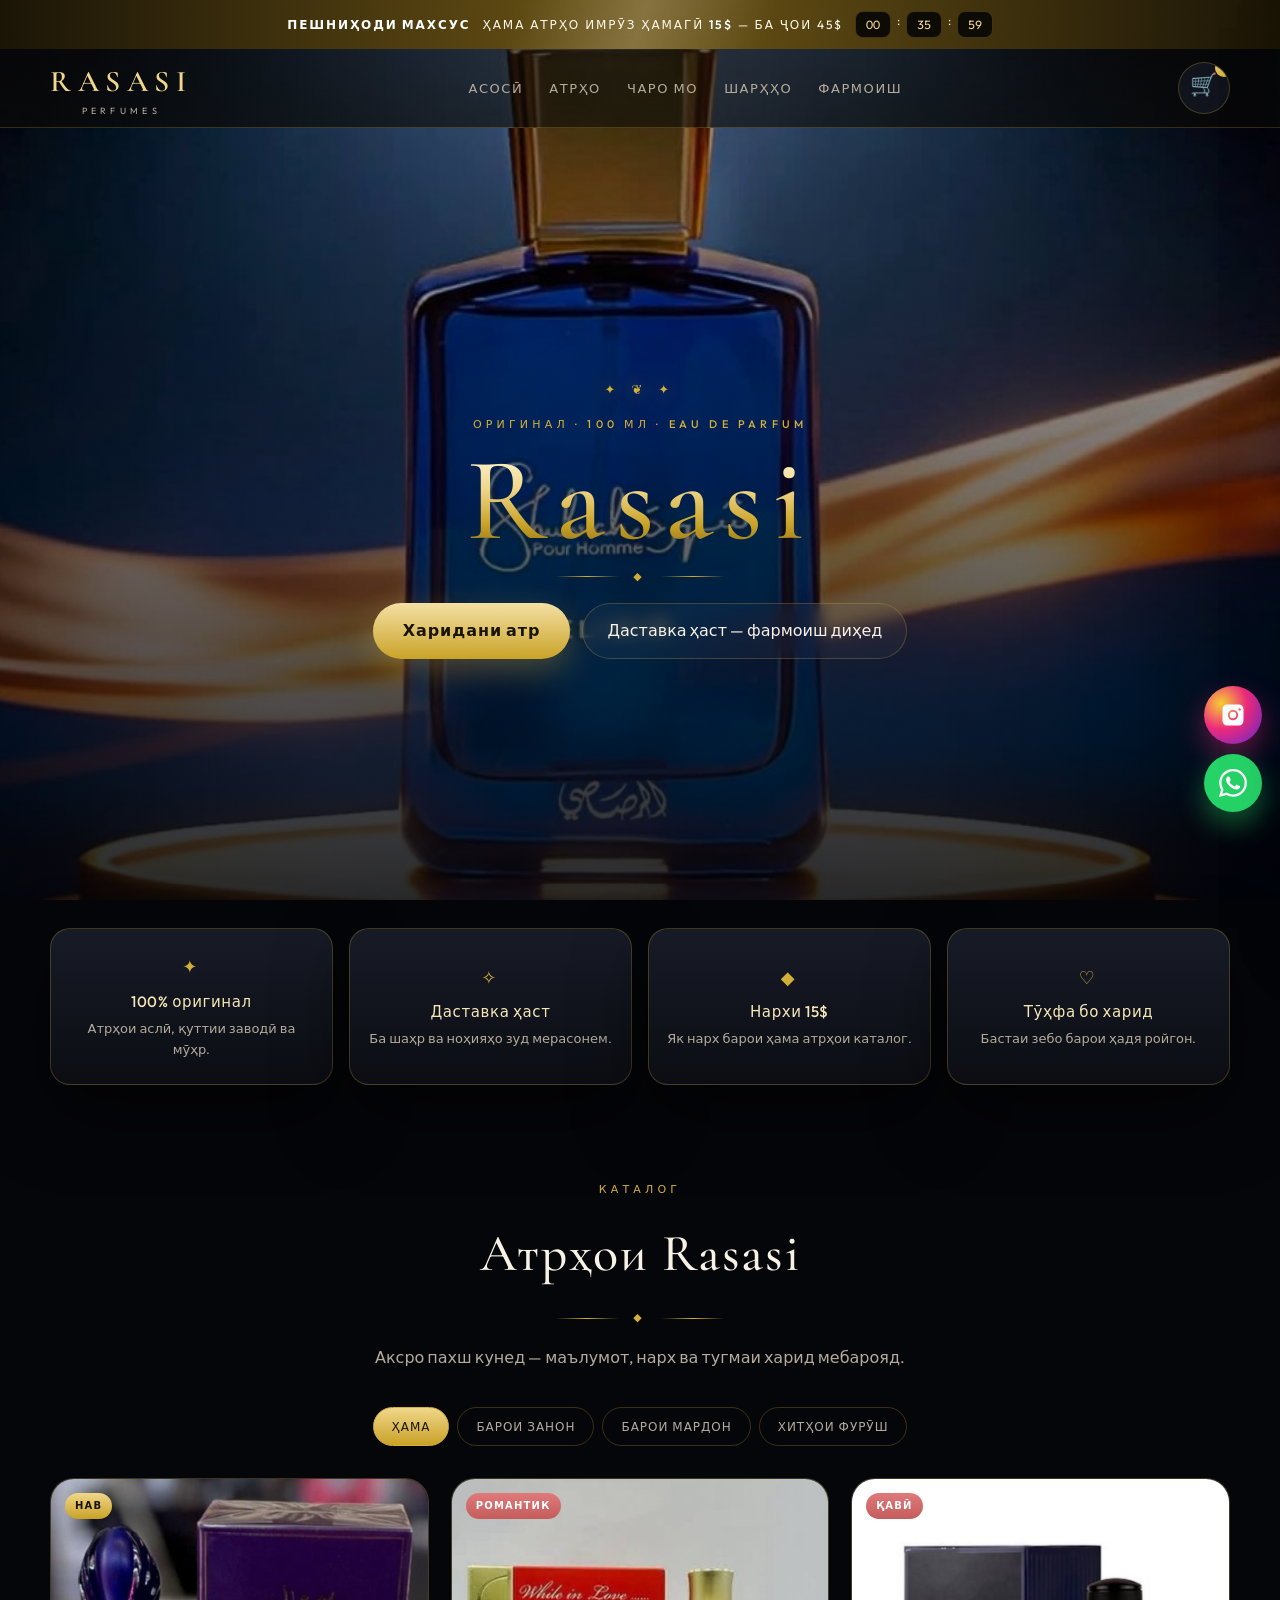
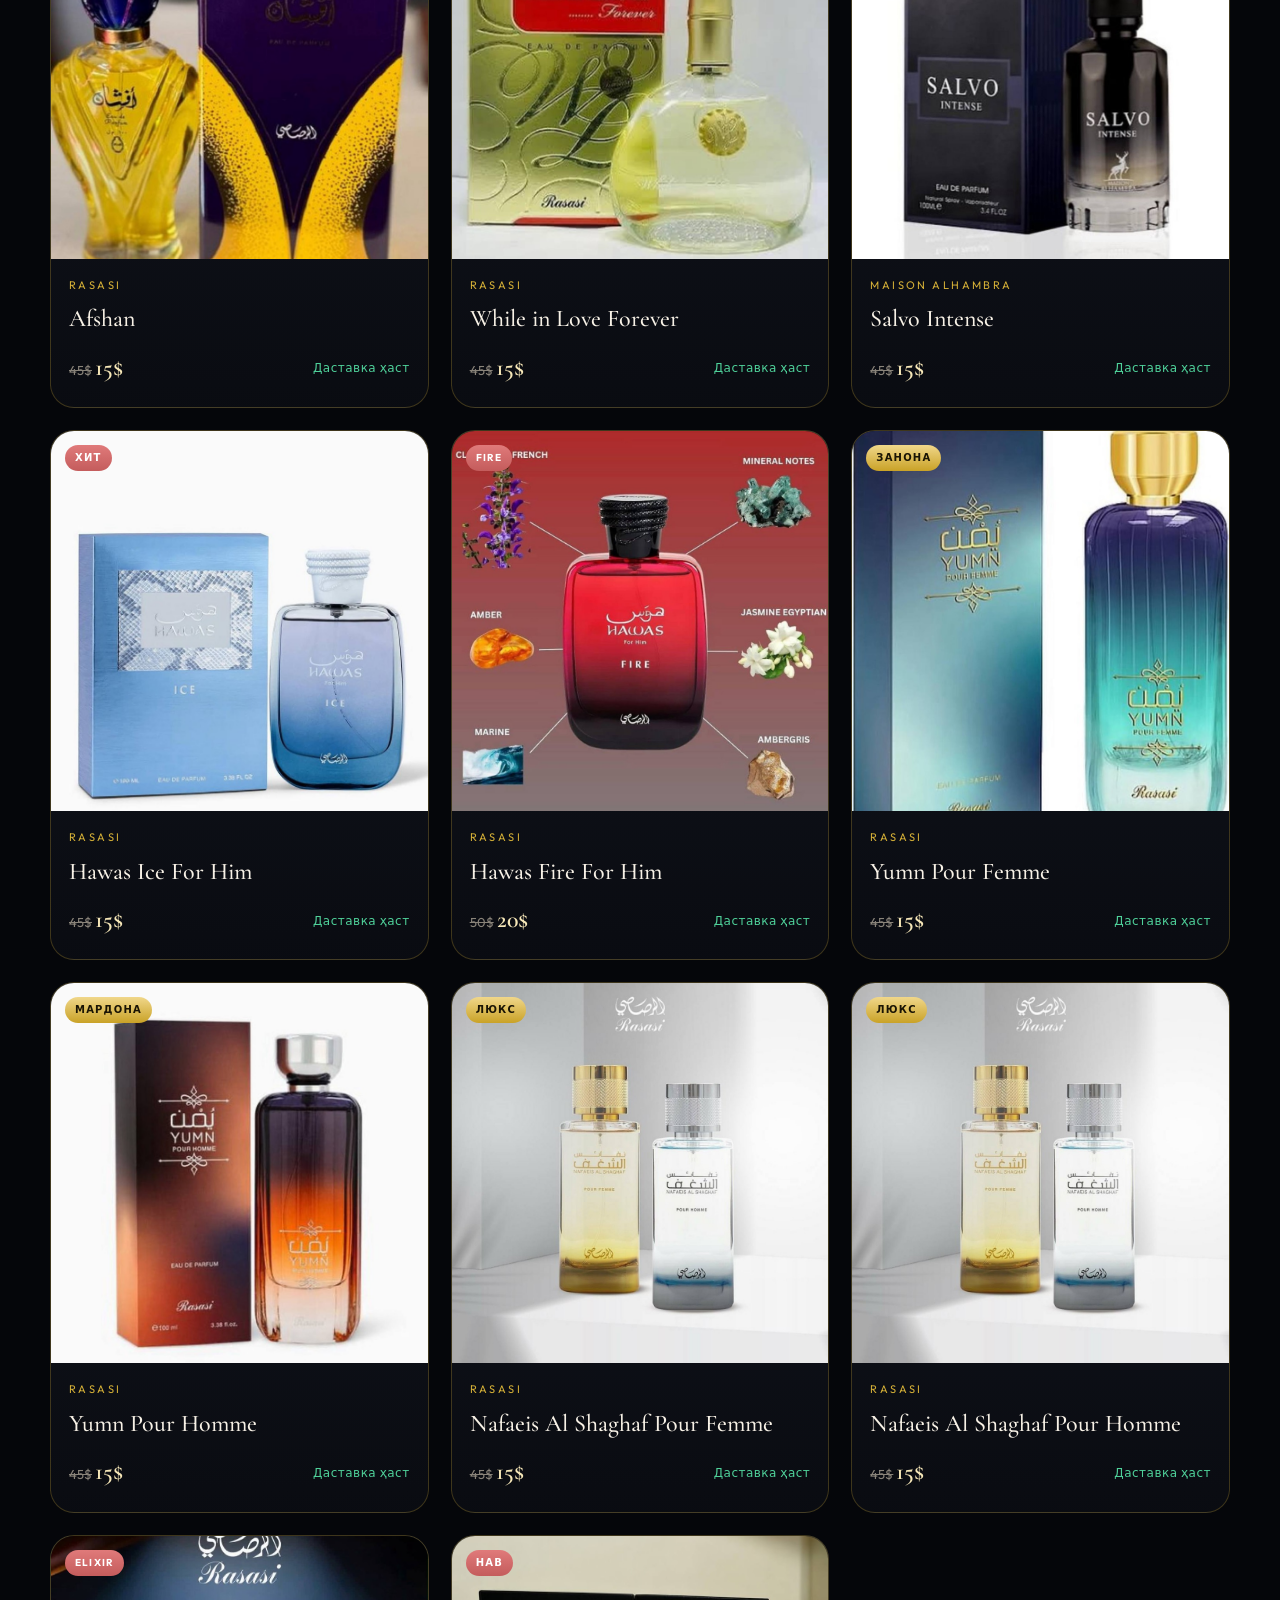
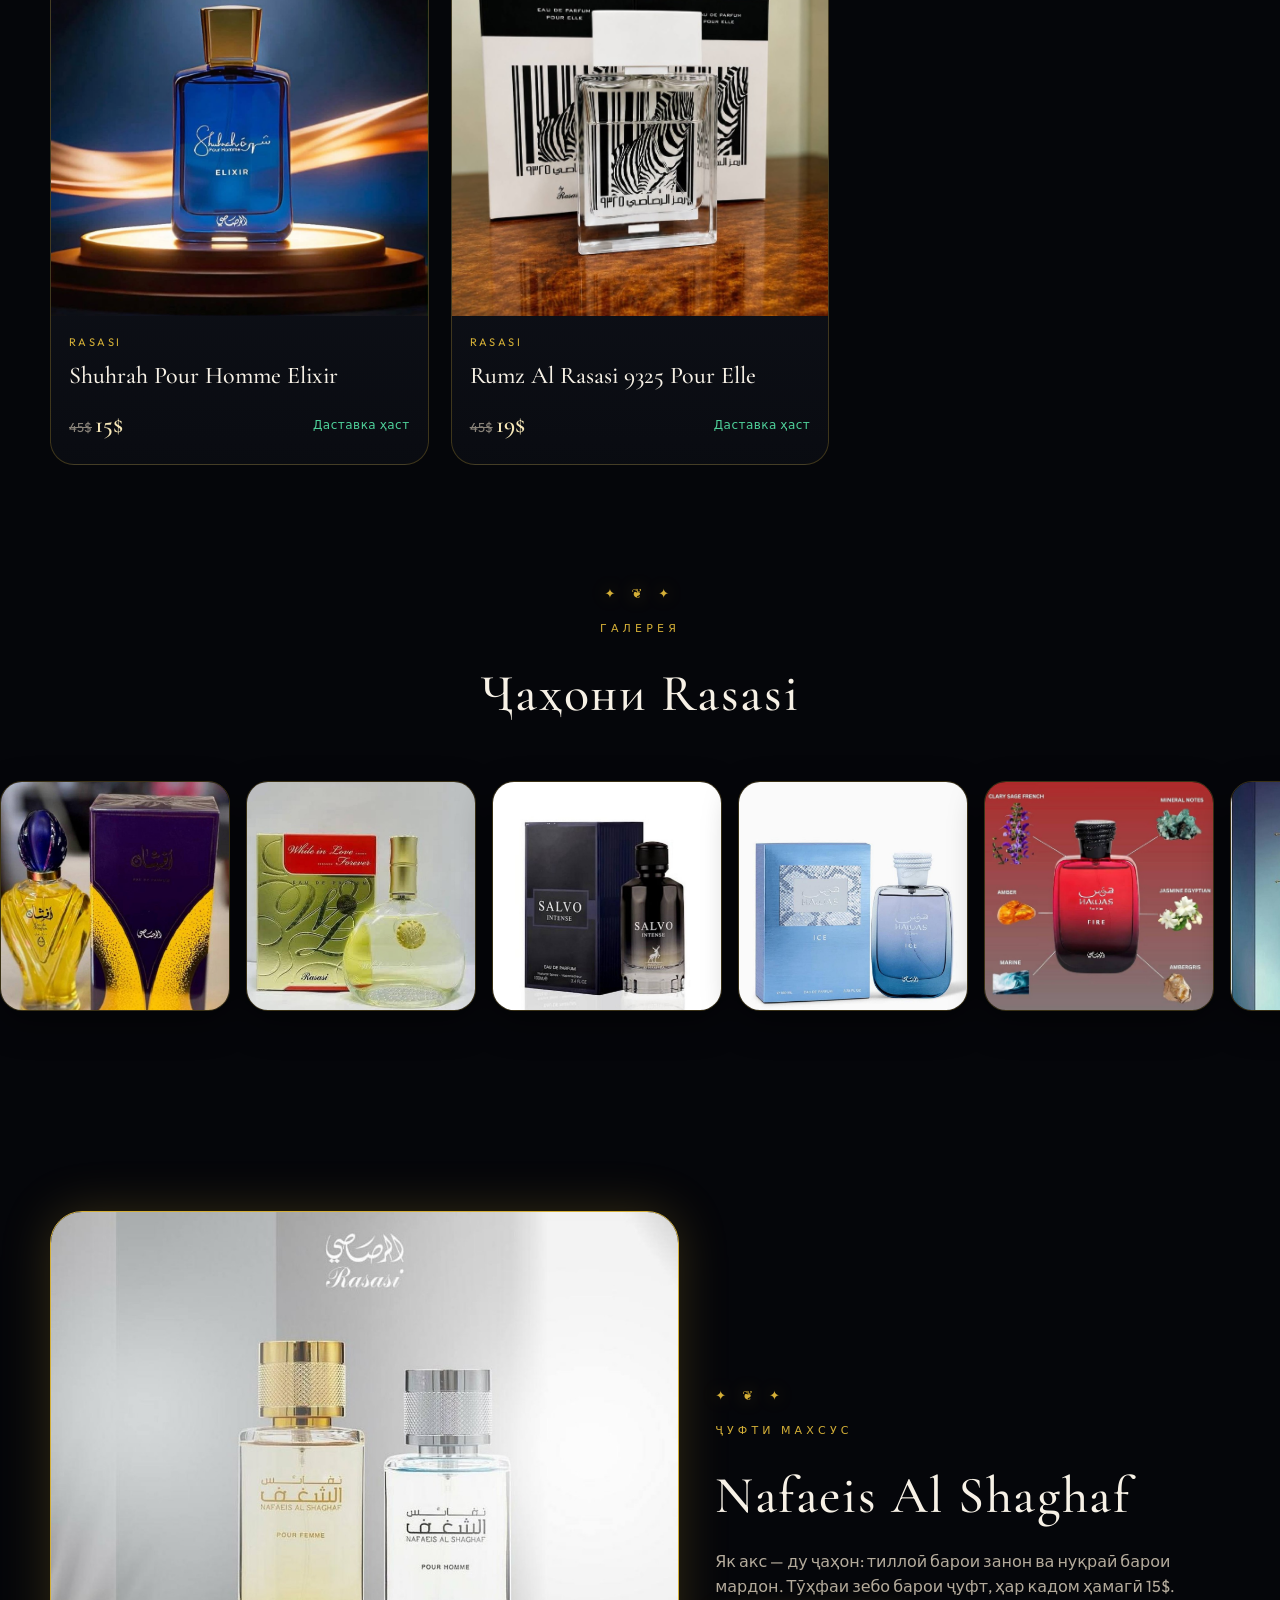
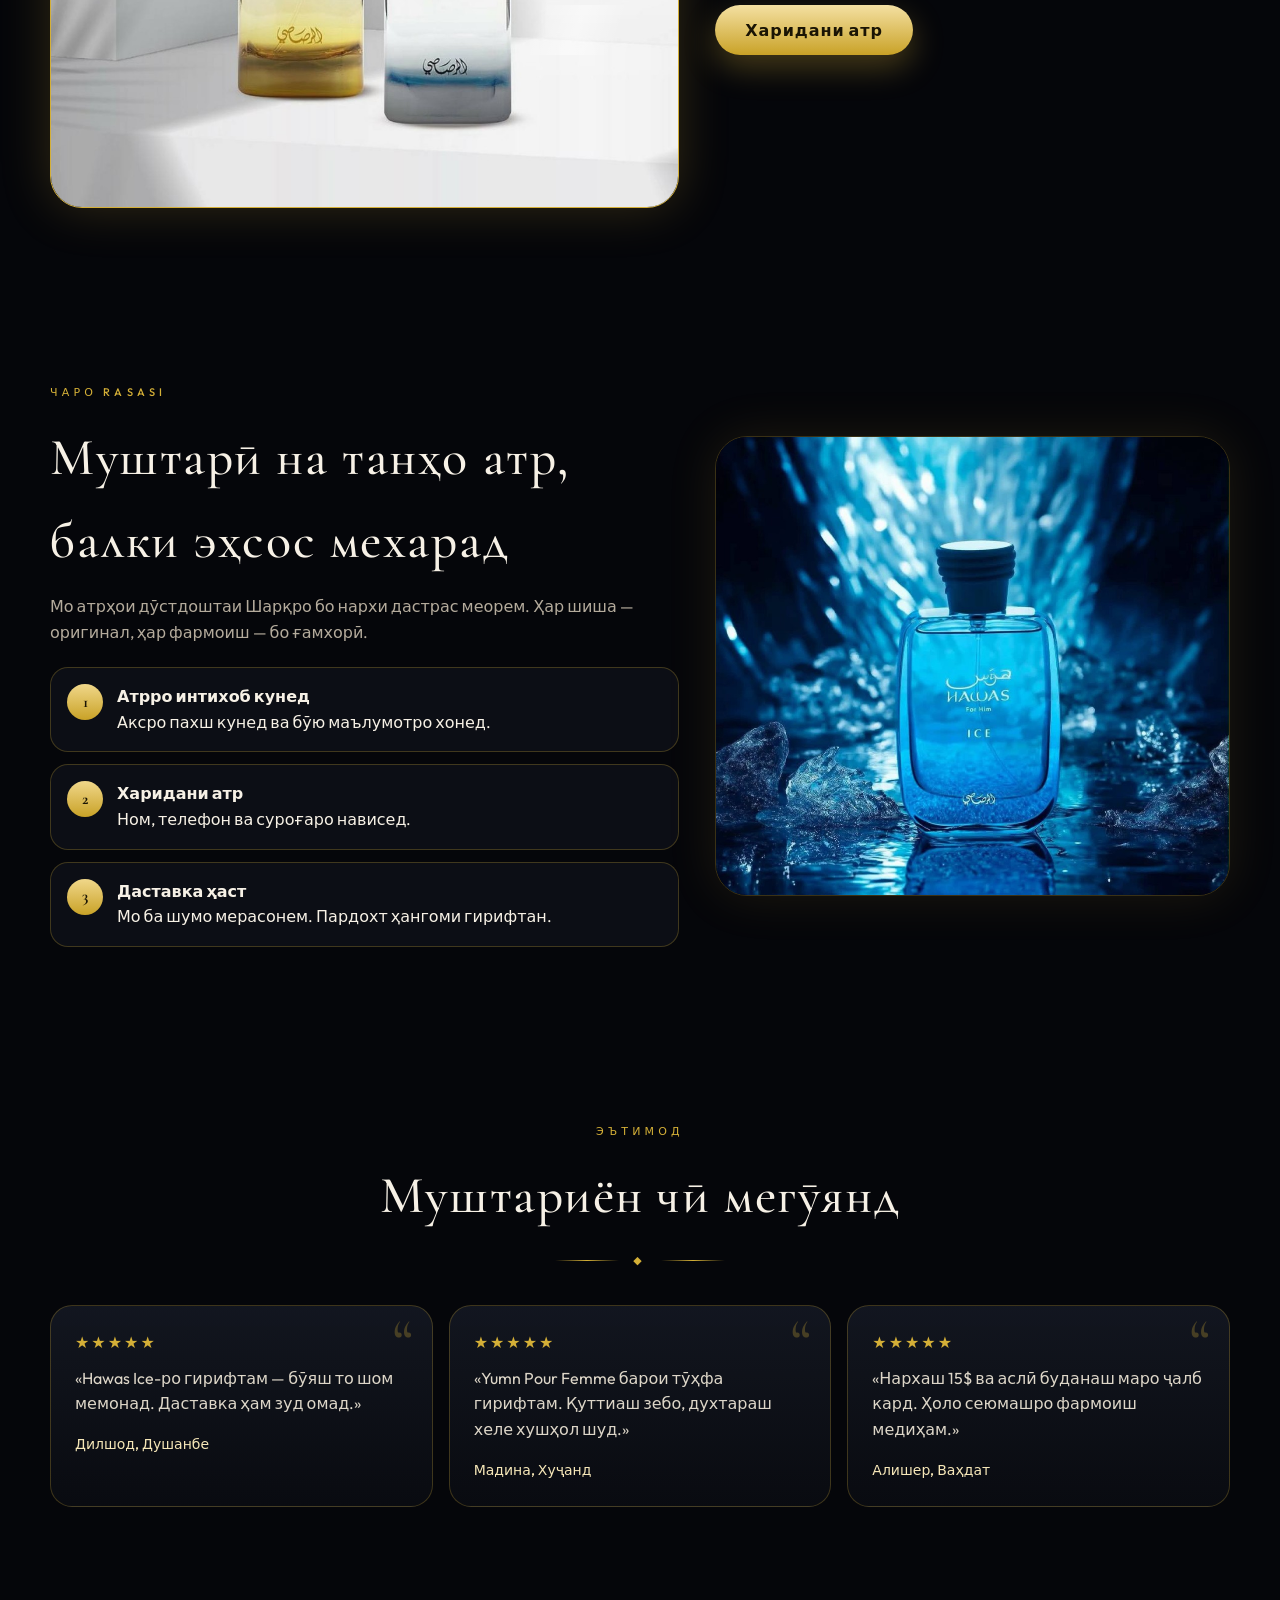
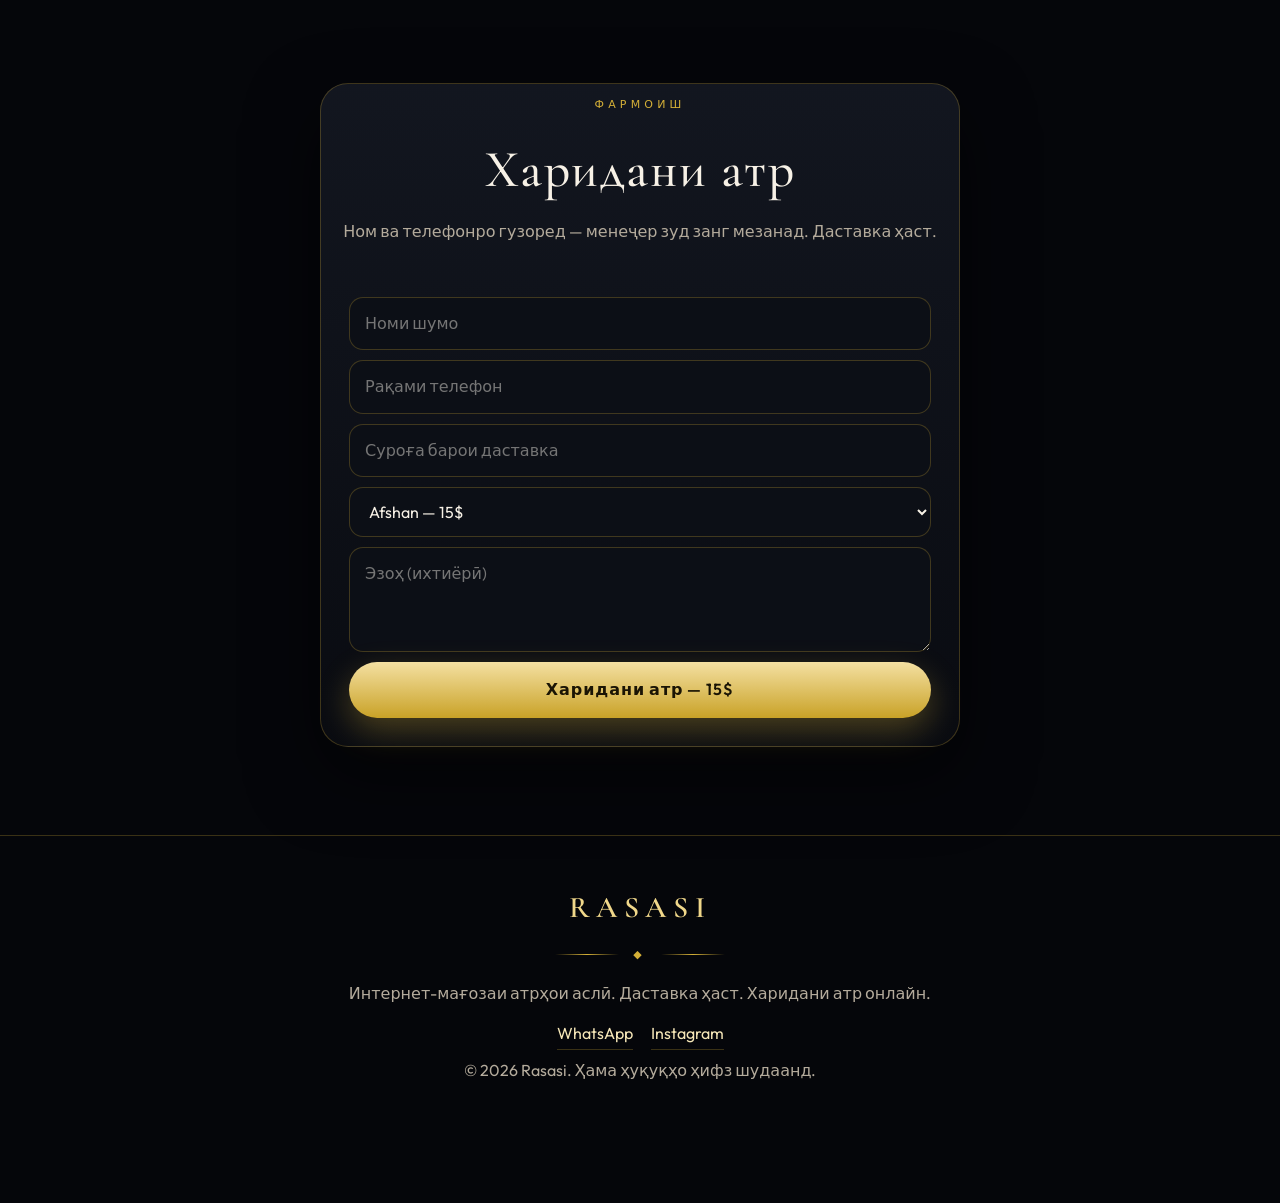
<file: index.html>
<!DOCTYPE html>
<html lang="tg">
<head>
  <meta charset="UTF-8" />
  <meta name="viewport" content="width=device-width, initial-scale=1, viewport-fit=cover" />
  <title>Rasasi — Атрҳои аслӣ | Интернет-мағоза</title>
  <meta name="description" content="Rasasi — атрҳои аслӣ бо нархи 15$. Даставка ҳаст. Харидани атр онлайн аз телефон, WhatsApp ва Instagram." />
  <meta name="theme-color" content="#05060a" />
  <meta name="color-scheme" content="dark" />
  <meta name="mobile-web-app-capable" content="yes" />
  <meta name="apple-mobile-web-app-capable" content="yes" />
  <meta name="apple-mobile-web-app-title" content="Rasasi" />
  <meta name="referrer" content="origin" />
  <meta property="og:type" content="website" />
  <meta property="og:site_name" content="Rasasi" />
  <meta property="og:locale" content="tg_TJ" />
  <meta property="og:title" content="Rasasi — Атрҳои аслӣ | 15$" />
  <meta property="og:description" content="Атрҳои арабии аслӣ. Нарх 15$. Даставка ҳаст. Аз телефон фармоиш диҳед." />
  <meta property="og:image" content="https://3546085d0153f6.lhr.life/images/shuhrah.png" />
  <meta property="og:image:alt" content="Rasasi Shuhrah Elixir" />
  <meta property="og:url" content="https://3546085d0153f6.lhr.life/" />
  <meta name="twitter:card" content="summary_large_image" />
  <meta name="twitter:title" content="Rasasi — Атрҳои аслӣ | 15$" />
  <meta name="twitter:description" content="Атрҳои арабии аслӣ. Нарх 15$. Даставка ҳаст." />
  <meta name="twitter:image" content="https://3546085d0153f6.lhr.life/images/shuhrah.png" />
  <link rel="canonical" href="https://3546085d0153f6.lhr.life/" />
  <link rel="icon" href="images/shuhrah.png" />
  <link rel="apple-touch-icon" href="images/shuhrah.png" />
  <link rel="preconnect" href="https://fonts.googleapis.com" />
  <link rel="preconnect" href="https://fonts.gstatic.com" crossorigin />
  <link rel="stylesheet" href="css/style.css?v=thumbsanim" />
</head>
<body>
  <div class="grain" aria-hidden="true"></div>
  <div class="sparkles" id="sparkles" aria-hidden="true"></div>
  <div class="promo">
    <strong>Пешниҳоди махсус</strong>
    <span>Ҳама атрҳо имрӯз ҳамагӣ <strong>15$</strong> — ба ҷои 45$</span>
    <span class="timer" id="timer"></span>
  </div>

  <header id="siteHeader">
    <div class="container nav">
      <button class="icon-btn menu-btn" id="menuBtn" aria-label="Меню">☰</button>
      <a class="logo" href="#home">RASASI<small>PERFUMES</small></a>
      <nav class="nav-links" id="navLinks">
        <a href="#home">Асосӣ</a>
        <a href="#catalog">Атрҳо</a>
        <a href="#why">Чаро мо</a>
        <a href="#reviews">Шарҳҳо</a>
        <a href="#order">Фармоиш</a>
      </nav>
      <div class="nav-actions">
        <button class="icon-btn" id="cartBtn" aria-label="Сабад">
          🛒<span class="badge" id="cartCount">0</span>
        </button>
      </div>
    </div>
  </header>

  <section class="hero" id="home">
    <div class="hero-bg"></div>
    <div class="hero-content">
      <div class="ornament">✦ ❦ ✦</div>
      <div class="eyebrow">Оригинал · 100 мл · Eau de Parfum</div>
      <h1>Rasasi</h1>
      <div class="gold-rule">◆</div>
      <div class="hero-actions">
        <a class="buy-btn" href="#catalog">Харидани атр</a>
        <a class="ghost-btn" href="#order">Даставка ҳаст — фармоиш диҳед</a>
      </div>
    </div>
  </section>

  <div class="container">
    <div class="trust">
      <article class="reveal">
        <div class="ico">✦</div>
        <h3>100% оригинал</h3>
        <p>Атрҳои аслӣ, қуттии заводӣ ва мӯҳр.</p>
      </article>
      <article class="reveal">
        <div class="ico">✧</div>
        <h3>Даставка ҳаст</h3>
        <p>Ба шаҳр ва ноҳияҳо зуд мерасонем.</p>
      </article>
      <article class="reveal">
        <div class="ico">◆</div>
        <h3>Нархи 15$</h3>
        <p>Як нарх барои ҳама атрҳои каталог.</p>
      </article>
      <article class="reveal">
        <div class="ico">♡</div>
        <h3>Тӯҳфа бо харид</h3>
        <p>Бастаи зебо барои ҳадя ройгон.</p>
      </article>
    </div>
  </div>

  <section class="section" id="catalog">
    <div class="container">
      <div class="section-head">
        <div class="eyebrow">Каталог</div>
        <h2>Атрҳои Rasasi</h2>
        <div class="gold-rule">◆</div>
        <p>Аксро пахш кунед — маълумот, нарх ва тугмаи харид мебарояд.</p>
      </div>
      <div class="filters">
        <button class="filter active" data-filter="all">Ҳама</button>
        <button class="filter" data-filter="woman">Барои занон</button>
        <button class="filter" data-filter="man">Барои мардон</button>
        <button class="filter" data-filter="hit">Хитҳои фурӯш</button>
      </div>
      <div class="grid" id="productGrid"></div>
    </div>
  </section>

  <section class="section gallery-wrap">
    <div class="section-head">
      <div class="ornament">✦ ❦ ✦</div>
      <div class="eyebrow">Галерея</div>
      <h2>Ҷаҳони Rasasi</h2>
    </div>
    <div class="gallery" id="gallery"></div>
  </section>

  <section class="section showcase">
    <div class="container showcase-grid">
      <img id="showcaseImg" alt="Nafaeis Al Shaghaf Pour Femme ва Pour Homme" />
      <div>
        <div class="ornament">✦ ❦ ✦</div>
        <div class="eyebrow">Ҷуфти махсус</div>
        <h2>Nafaeis Al Shaghaf</h2>
        <p class="notes">Як акс — ду ҷаҳон: тиллоӣ барои занон ва нуқраӣ барои мардон. Тӯҳфаи зебо барои ҷуфт, ҳар кадом ҳамагӣ 15$.</p>
        <a class="buy-btn" href="#catalog">Харидани атр</a>
      </div>
    </div>
  </section>

  <section class="section" id="why">
    <div class="container why">
      <div>
        <div class="eyebrow">Чаро Rasasi</div>
        <h2>Муштарӣ на танҳо атр, балки эҳсос мехарад</h2>
        <p class="notes">Мо атрҳои дӯстдоштаи Шарқро бо нархи дастрас меорем. Ҳар шиша — оригинал, ҳар фармоиш — бо ғамхорӣ.</p>
        <div class="steps">
          <div class="step"><span class="num">1</span><div><strong>Атрро интихоб кунед</strong><p>Аксро пахш кунед ва бӯю маълумотро хонед.</p></div></div>
          <div class="step"><span class="num">2</span><div><strong>Харидани атр</strong><p>Ном, телефон ва суроғаро нависед.</p></div></div>
          <div class="step"><span class="num">3</span><div><strong>Даставка ҳаст</strong><p>Мо ба шумо мерасонем. Пардохт ҳангоми гирифтан.</p></div></div>
        </div>
      </div>
      <img id="whyImg" alt="Hawas Ice Rasasi" />
    </div>
  </section>

  <section class="section" id="reviews">
    <div class="container">
      <div class="section-head">
        <div class="eyebrow">Эътимод</div>
        <h2>Муштариён чӣ мегӯянд</h2>
        <div class="gold-rule">◆</div>
      </div>
      <div class="reviews">
        <article class="review">
          <div class="stars">★★★★★</div>
          <p>«Hawas Ice-ро гирифтам — бӯяш то шом мемонад. Даставка ҳам зуд омад.»</p>
          <strong>Дилшод, Душанбе</strong>
        </article>
        <article class="review">
          <div class="stars">★★★★★</div>
          <p>«Yumn Pour Femme барои тӯҳфа гирифтам. Қуттиаш зебо, духтараш хеле хушҳол шуд.»</p>
          <strong>Мадина, Хуҷанд</strong>
        </article>
        <article class="review">
          <div class="stars">★★★★★</div>
          <p>«Нархаш 15$ ва аслӣ буданаш маро ҷалб кард. Ҳоло сеюмашро фармоиш медиҳам.»</p>
          <strong>Алишер, Ваҳдат</strong>
        </article>
      </div>
    </div>
  </section>

  <section class="section" id="order">
    <div class="container">
      <div class="order-card">
        <div class="section-head">
          <div class="eyebrow">Фармоиш</div>
          <h2>Харидани атр</h2>
          <p>Ном ва телефонро гузоред — менеҷер зуд занг мезанад. Даставка ҳаст.</p>
        </div>
        <form class="form" id="quickForm">
          <input name="name" required placeholder="Номи шумо" />
          <input name="phone" required placeholder="Рақами телефон" />
          <input name="address" placeholder="Суроға барои даставка" />
          <select name="product" id="quickProduct"></select>
          <textarea name="note" rows="3" placeholder="Эзоҳ (ихтиёрӣ)"></textarea>
          <button class="buy-btn" type="submit">Харидани атр — 15$</button>
        </form>
      </div>
    </div>
  </section>

  <footer>
    <div class="container">
      <div class="logo">RASASI</div>
      <div class="gold-rule">◆</div>
      <p>Интернет-мағозаи атрҳои аслӣ. Даставка ҳаст. Харидани атр онлайн.</p>
      <p class="footer-social">
        <a id="footerWa" href="#" rel="noopener">WhatsApp</a>
        <a id="footerIg" href="https://instagram.com/suhaybbb.10" target="_top" rel="noopener">Instagram</a>
      </p>
      <p style="margin-top:8px">© 2026 Rasasi. Ҳама ҳуқуқҳо ҳифз шудаанд.</p>
    </div>
  </footer>

  <a class="instagram-float" id="igFloat" href="https://instagram.com/suhaybbb.10" target="_top" rel="noopener" title="Instagram" aria-label="Instagram">
    <svg viewBox="0 0 24 24" aria-hidden="true"><path d="M7 3h10a4 4 0 0 1 4 4v10a4 4 0 0 1-4 4H7a4 4 0 0 1-4-4V7a4 4 0 0 1 4-4zm5 4.6A4.4 4.4 0 1 0 16.4 12 4.4 4.4 0 0 0 12 7.6zm0 7.2A2.8 2.8 0 1 1 14.8 12 2.8 2.8 0 0 1 12 14.8zM17.7 6.2a1 1 0 1 0 1 1 1 1 0 0 0-1-1z"/></svg>
  </a>
  <a class="whatsapp-float" id="waFloat" href="#" target="_top" rel="noopener" title="WhatsApp" aria-label="WhatsApp">
    <svg viewBox="0 0 24 24" aria-hidden="true"><path d="M20.5 3.5A11.8 11.8 0 0 0 12.05 0C5.5 0 .16 5.34.16 11.89c0 2.1.55 4.14 1.59 5.95L0 24l6.3-1.65a11.9 11.9 0 0 0 5.74 1.46h.01c6.55 0 11.89-5.34 11.89-11.89 0-3.17-1.24-6.16-3.48-8.42zM12.05 21.8h-.01a9.86 9.86 0 0 1-5.03-1.38l-.36-.21-3.74.98 1-3.65-.24-.37a9.86 9.86 0 0 1-1.51-5.26c0-5.45 4.44-9.88 9.89-9.88 2.64 0 5.12 1.03 6.99 2.9a9.83 9.83 0 0 1 2.89 6.99c0 5.45-4.44 9.88-9.88 9.88zm5.42-7.4c-.3-.15-1.76-.87-2.03-.97-.27-.1-.47-.15-.67.15-.2.3-.77.97-.94 1.16-.17.2-.35.22-.64.08-.3-.15-1.26-.46-2.4-1.48-.88-.79-1.48-1.76-1.65-2.06-.17-.3-.02-.46.13-.6.13-.14.3-.35.45-.52.14-.17.2-.3.3-.5.1-.2.05-.37-.03-.52-.07-.15-.67-1.61-.92-2.21-.24-.58-.49-.5-.67-.51h-.57c-.2 0-.52.07-.79.37-.27.3-1.04 1.02-1.04 2.48s1.07 2.88 1.21 3.07c.15.2 2.1 3.2 5.08 4.49.71.3 1.26.49 1.69.62.71.23 1.36.2 1.87.12.57-.08 1.76-.72 2.01-1.41.25-.7.25-1.29.17-1.41-.07-.13-.27-.2-.57-.35z"/></svg>
  </a>
  <div class="mobile-bar">
    <button class="ghost-btn" id="mobileCart" style="flex:1">Сабад</button>
    <a class="buy-btn" href="#catalog" style="flex:1;text-align:center">Харидани атр</a>
  </div>

  <div class="overlay" id="overlay"></div>
  <div class="modal" id="productModal"></div>

  <aside class="drawer" id="cartDrawer">
    <div class="drawer-head">Сабади харид</div>
    <div class="cart-items" id="cartItems"></div>
    <div class="cart-foot">
      <p style="margin-bottom:10px">Ҷамъ: <strong id="cartTotal">0$</strong></p>
      <p class="mini" style="margin-bottom:12px">Даставка ҳаст · Пардохт ҳангоми гирифтан</p>
      <button class="buy-btn" id="checkoutBtn" style="width:100%">Харидани атр</button>
    </div>
  </aside>

  <aside class="drawer" id="checkoutDrawer">
    <div class="drawer-head">Фармоиш</div>
    <form class="form" id="checkoutForm">
      <input name="name" required placeholder="Номи шумо" />
      <input name="phone" required placeholder="Рақами телефон" />
      <input name="address" required placeholder="Суроға (даставка ҳаст)" />
      <textarea name="note" rows="3" placeholder="Кадом вақт дастрас ҳастед?"></textarea>
      <button class="buy-btn" type="submit">Фармоишро тасдиқ кунед</button>
    </form>
    <div class="success" id="successBox" hidden>
      <h3>Сипос!</h3>
      <p>Фармоиш тайёр аст. Тугмаро пахш кунед — WhatsApp кушода мешавад ва фармоиш фиристода мешавад.</p>
      <a class="buy-btn" id="waContinue" href="#" target="_top" rel="noopener" style="margin-top:16px;display:inline-flex;justify-content:center">Кушодани WhatsApp</a>
    </div>
  </aside>

  <div class="toast" id="toast">Ба сабад илова шуд</div>
  <script src="js/app.js?v=thumbsanim"></script>
</body>
</html>
</file>
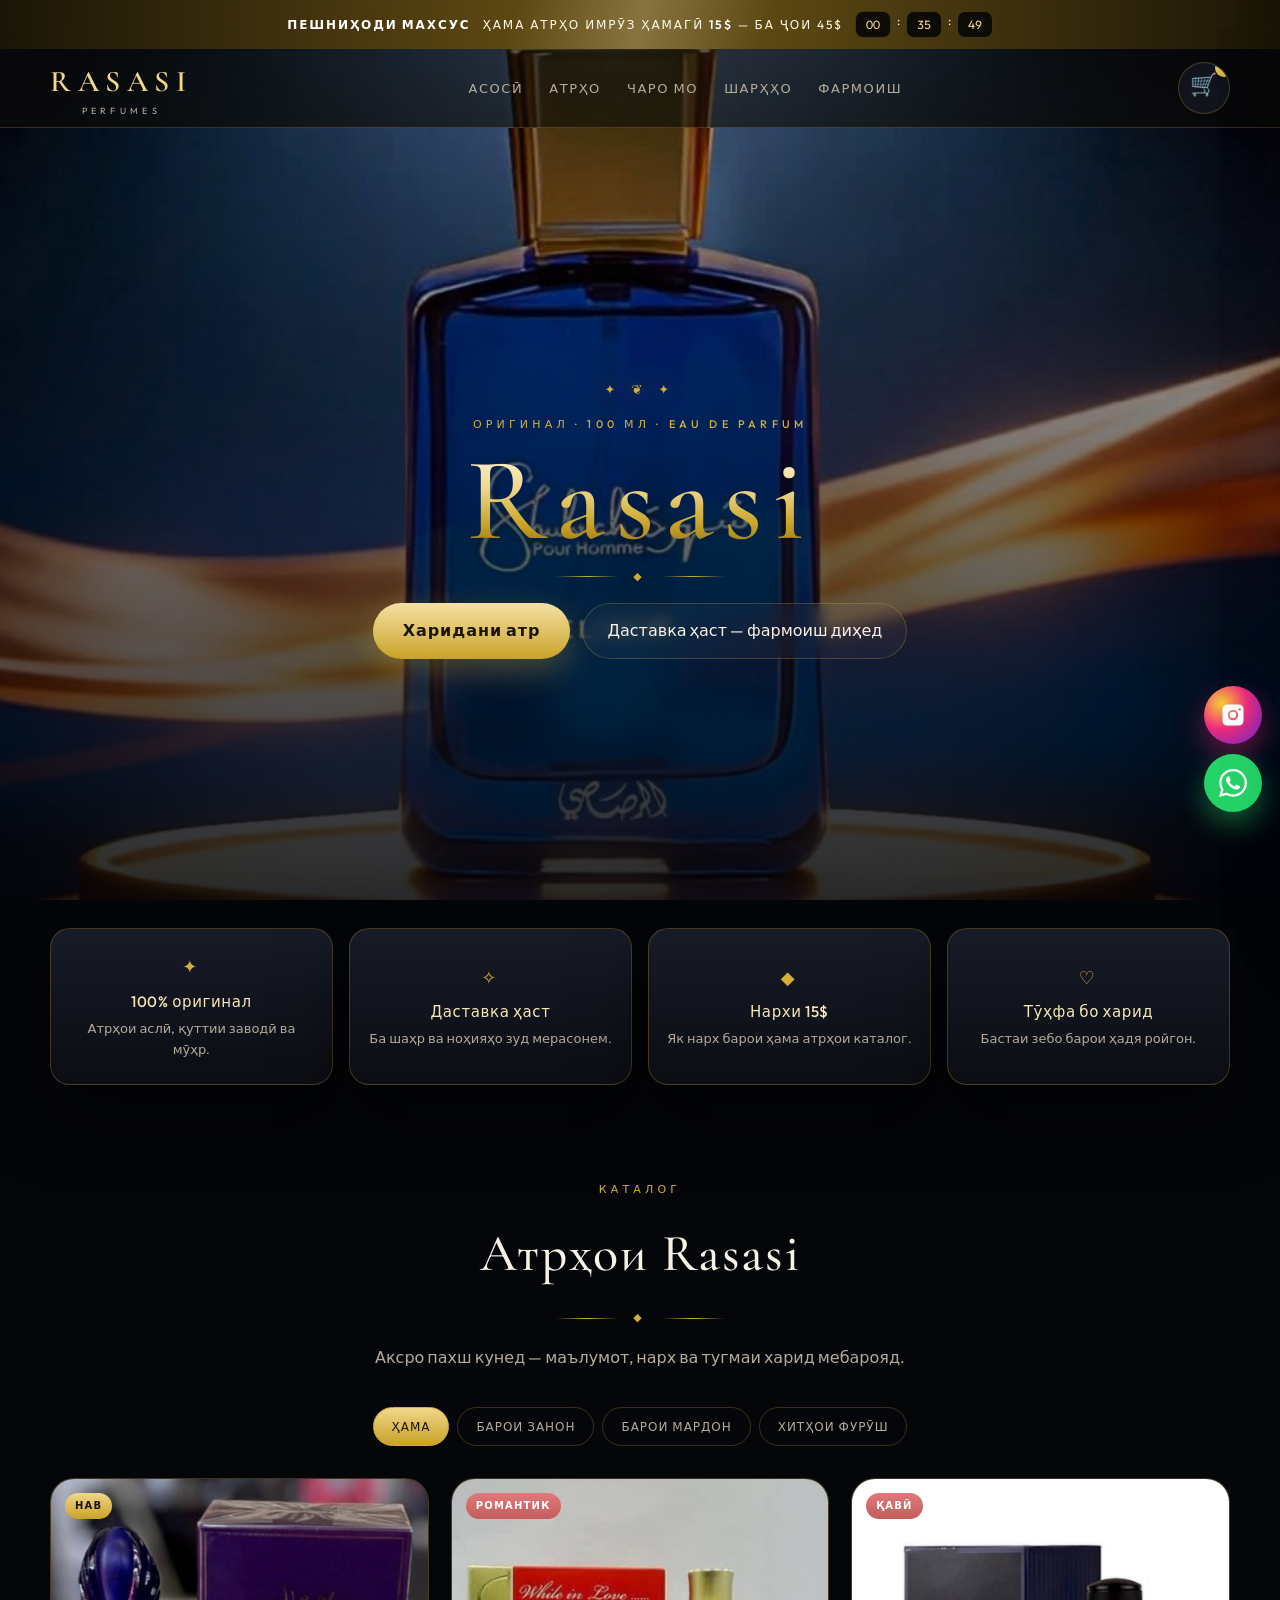
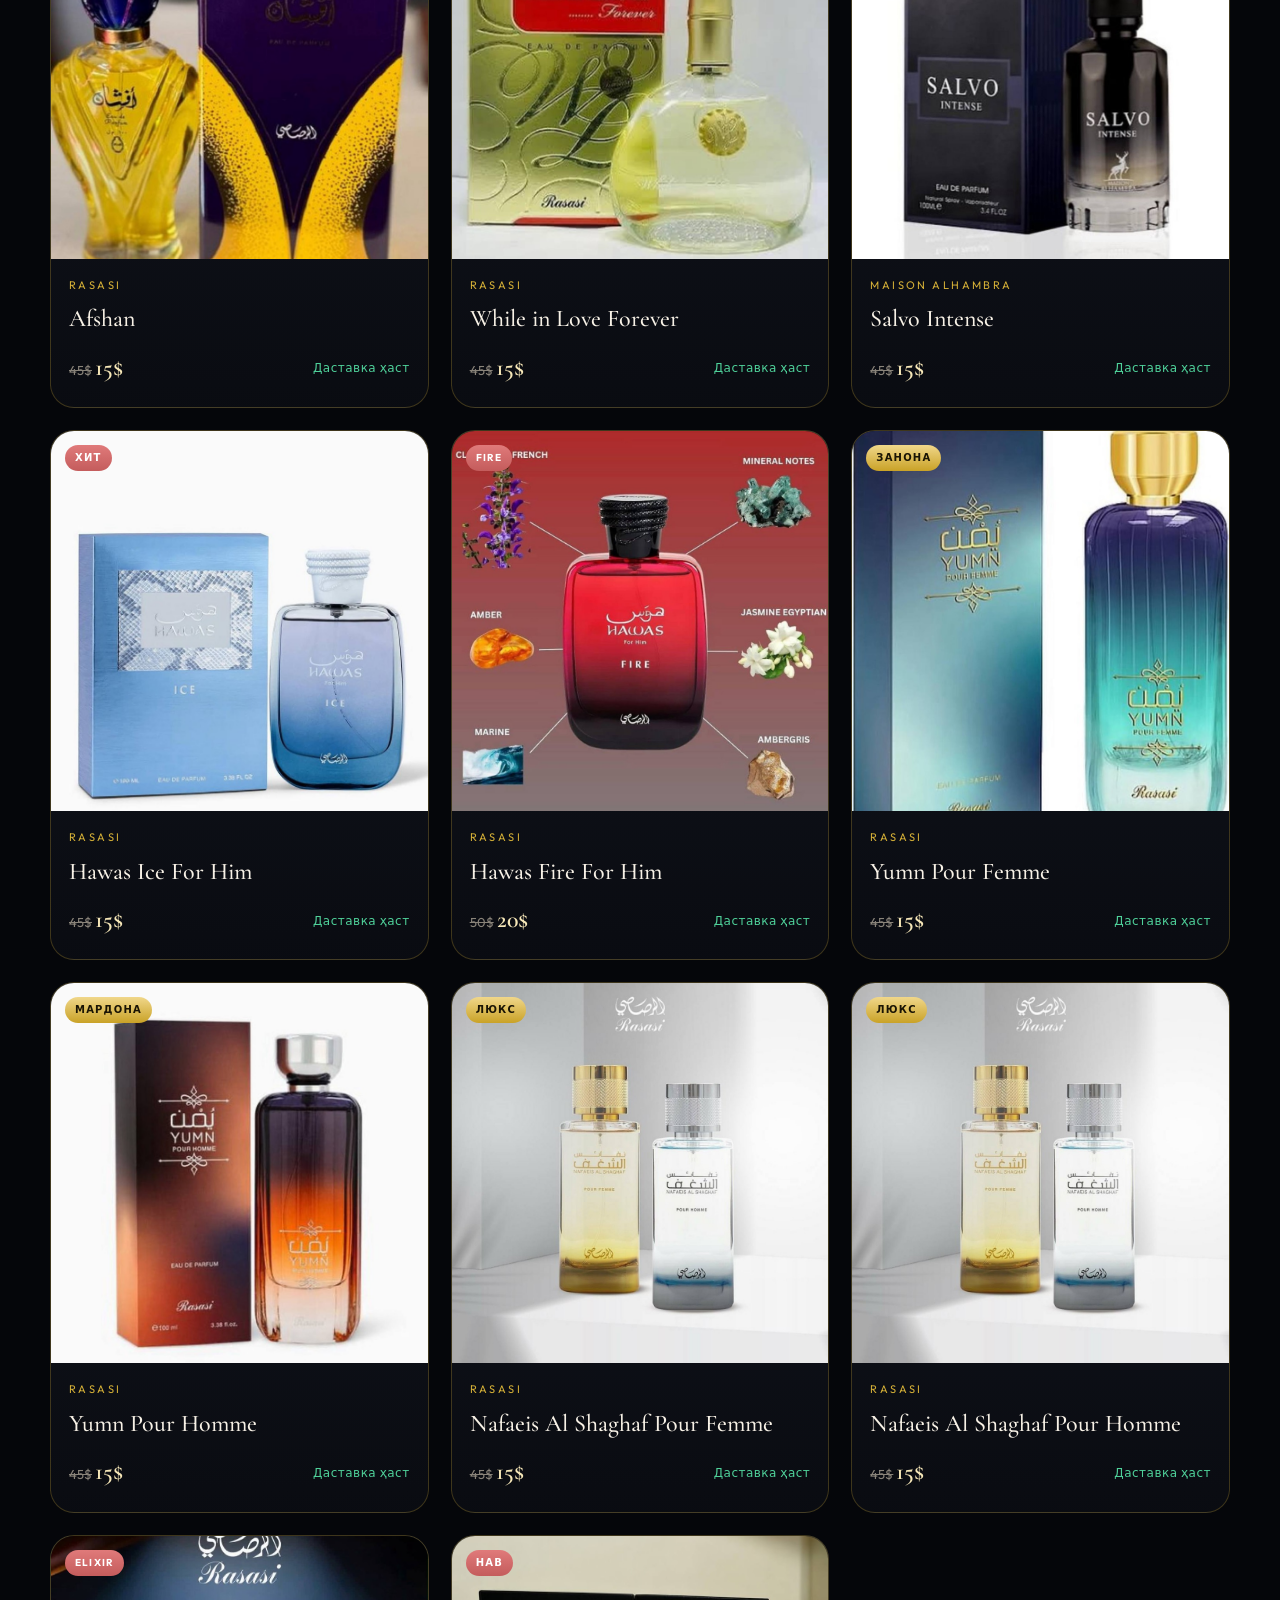
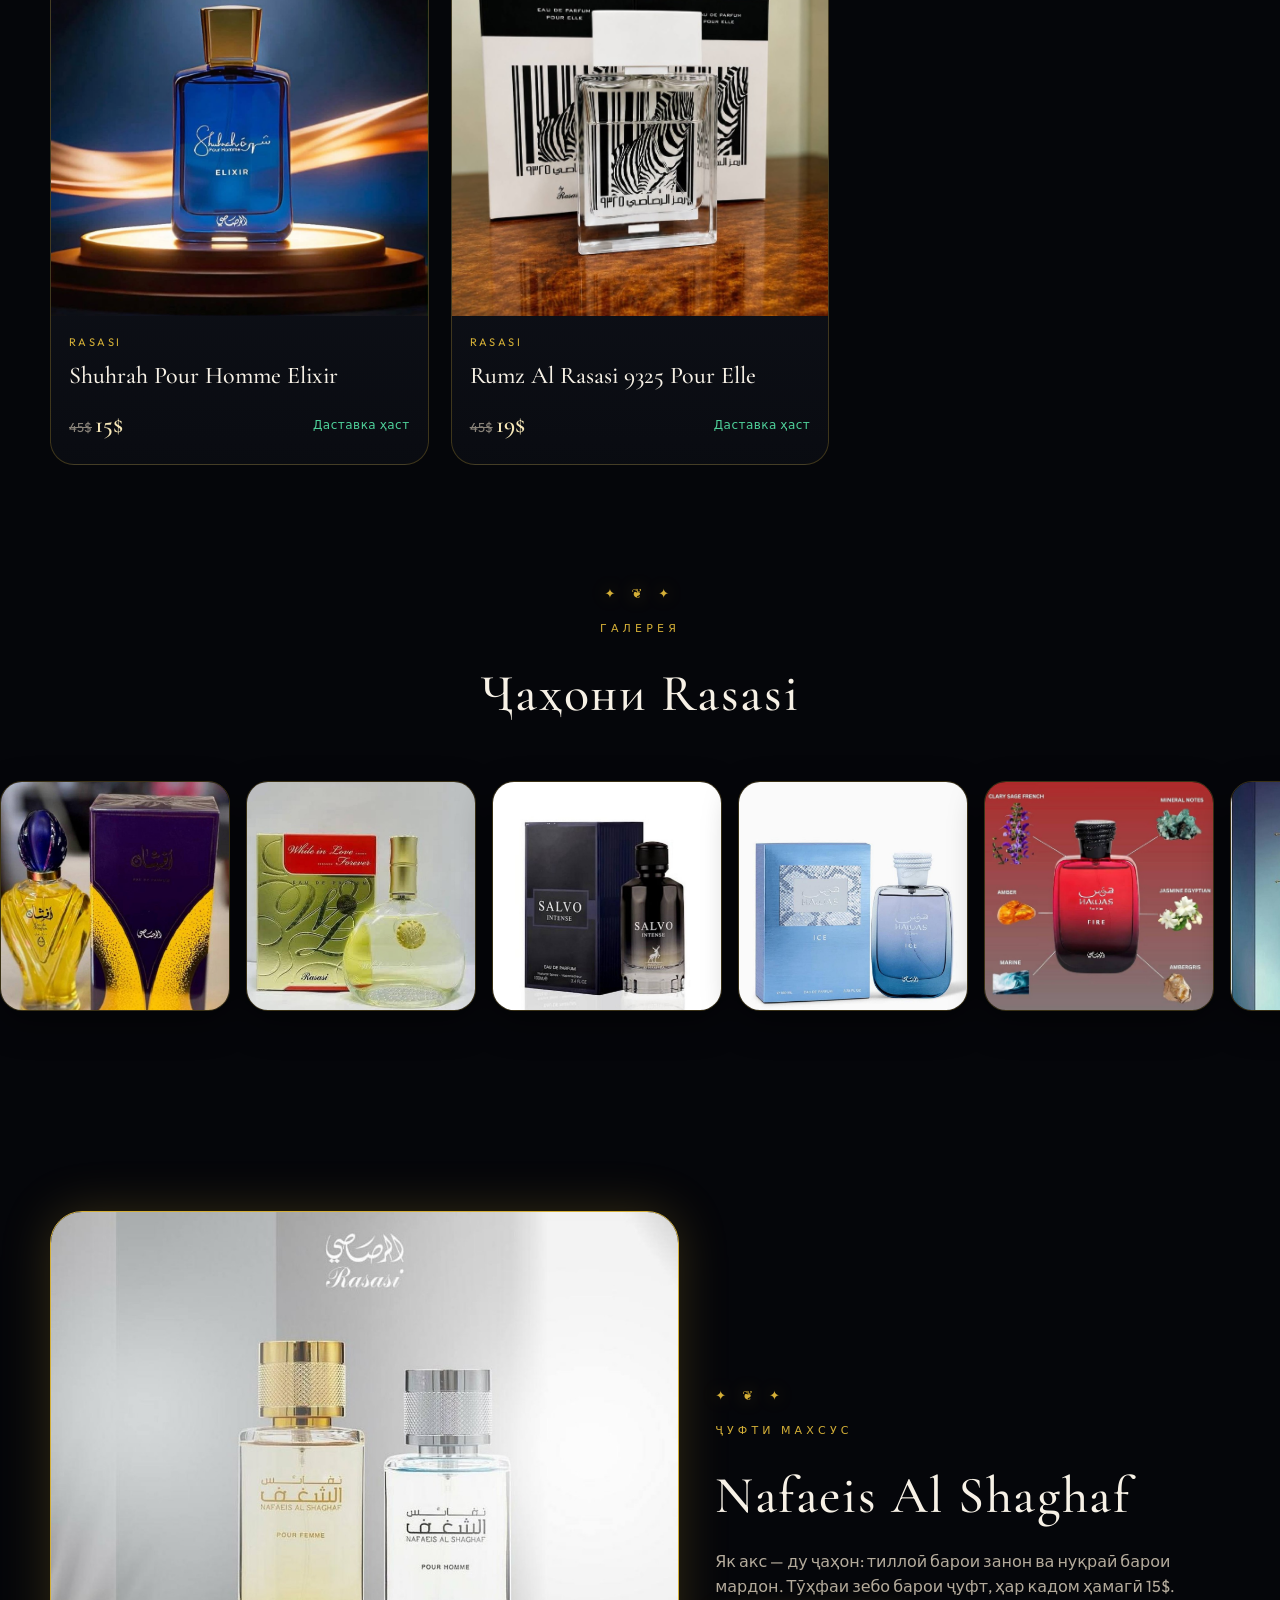
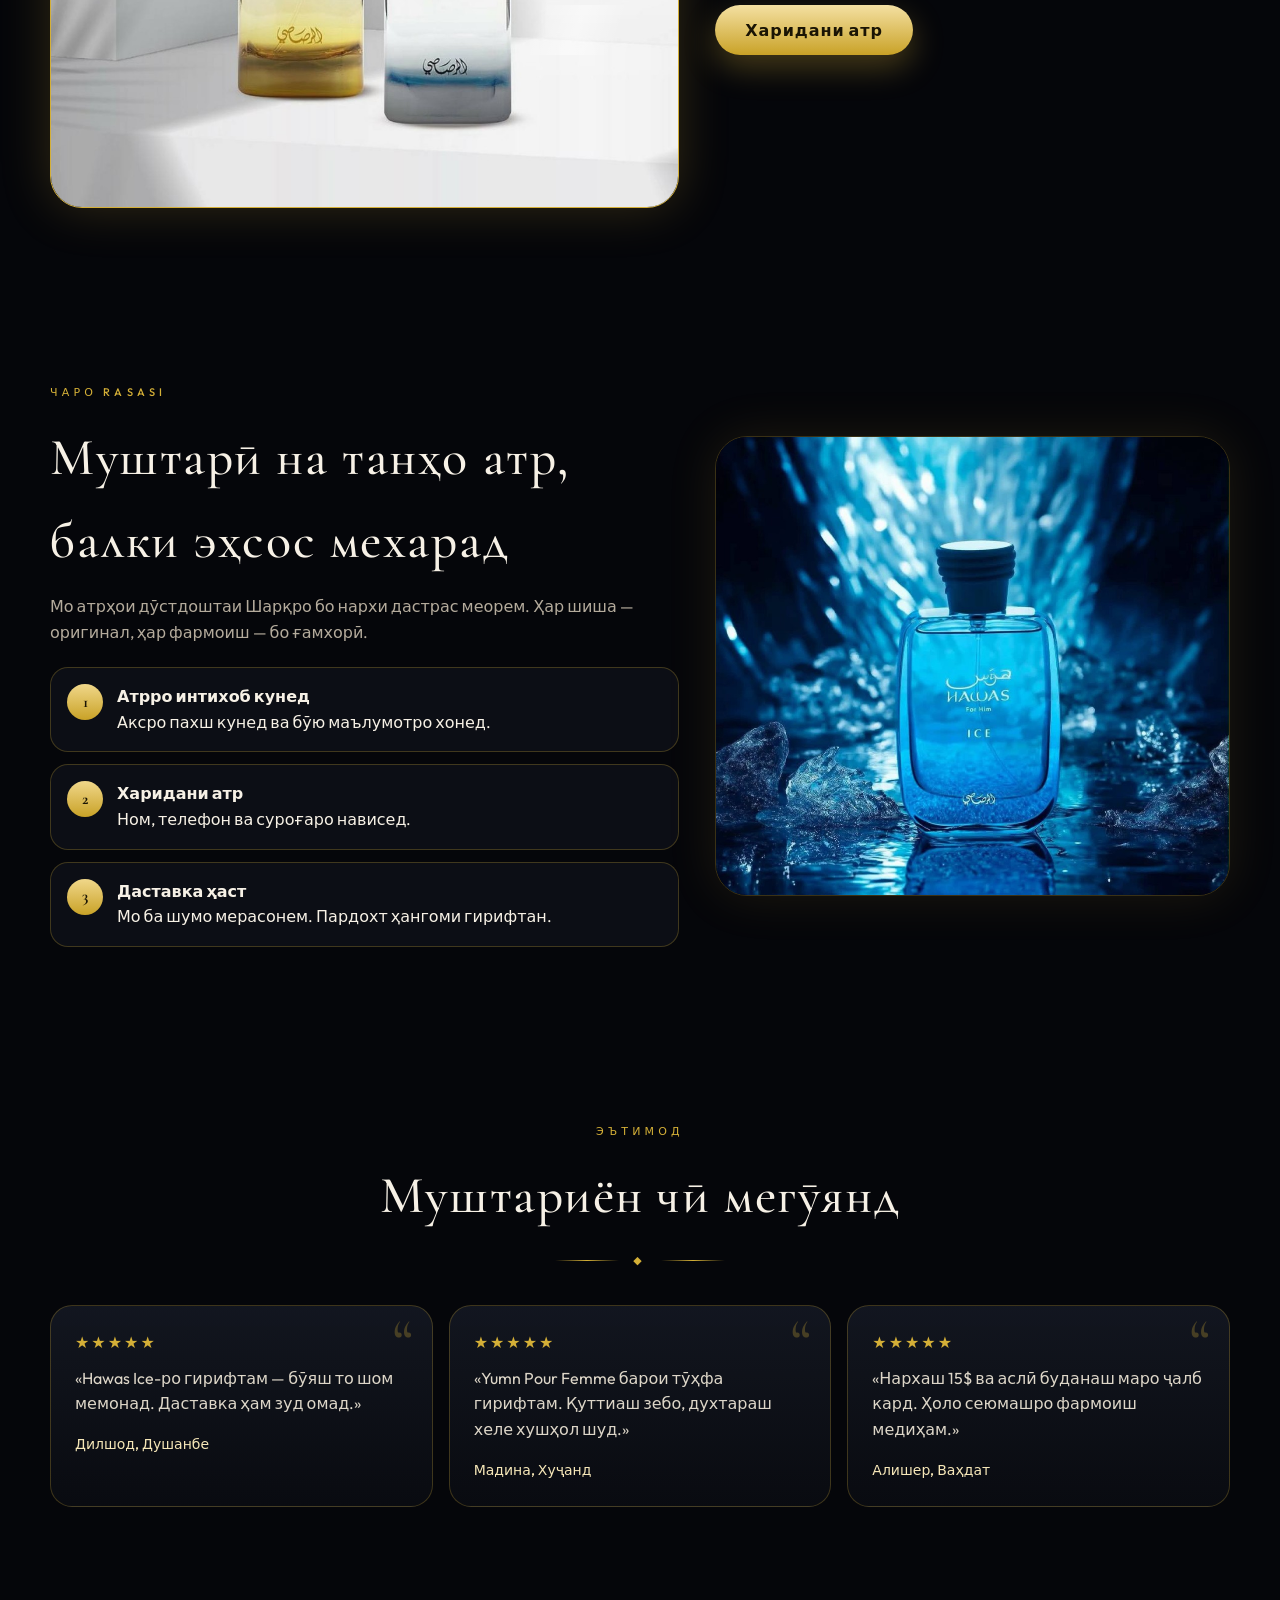
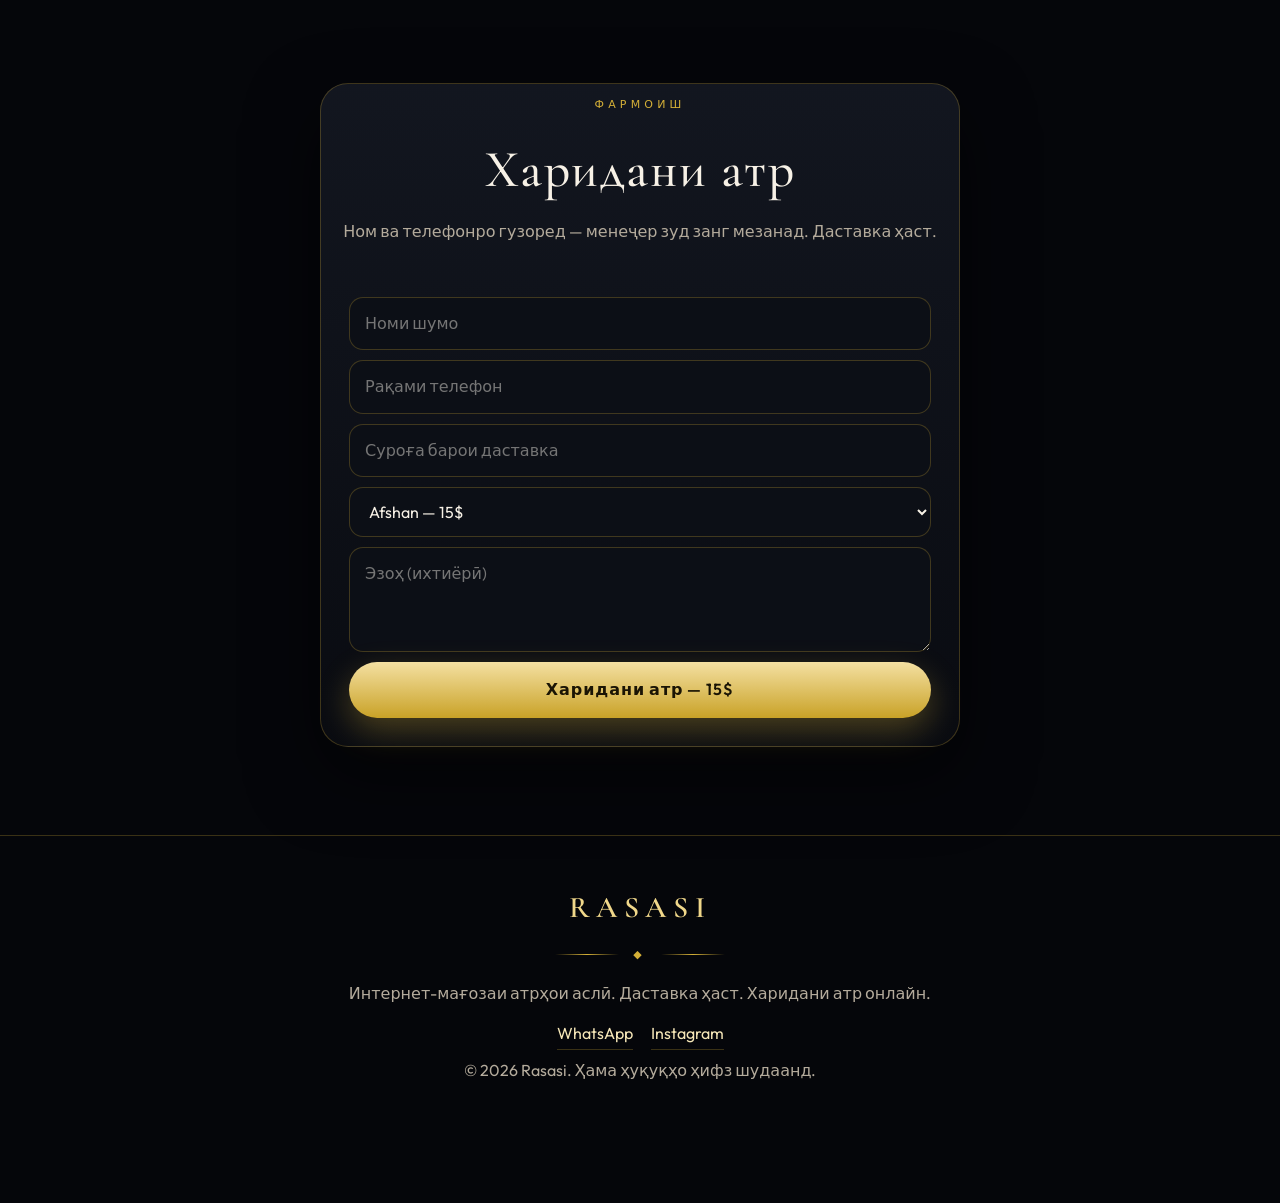
<file: template.html>
<!DOCTYPE html>
<html lang="tg">
<head>
  <meta charset="UTF-8" />
  <meta name="viewport" content="width=device-width, initial-scale=1, viewport-fit=cover" />
  <title>Rasasi — Атрҳои аслӣ | Интернет-мағоза</title>
  <meta name="description" content="Rasasi — атрҳои аслӣ бо нархи 15$. Даставка ҳаст. Харидани атр онлайн аз телефон, WhatsApp ва Instagram." />
  <meta name="theme-color" content="#05060a" />
  <meta name="color-scheme" content="dark" />
  <meta name="mobile-web-app-capable" content="yes" />
  <meta name="apple-mobile-web-app-capable" content="yes" />
  <meta name="apple-mobile-web-app-title" content="Rasasi" />
  <meta name="referrer" content="origin" />
  <meta property="og:type" content="website" />
  <meta property="og:site_name" content="Rasasi" />
  <meta property="og:locale" content="tg_TJ" />
  <meta property="og:title" content="Rasasi — Атрҳои аслӣ | 15$" />
  <meta property="og:description" content="Атрҳои арабии аслӣ. Нарх 15$. Даставка ҳаст. Аз телефон фармоиш диҳед." />
  <meta property="og:image" content="https://3546085d0153f6.lhr.life/images/shuhrah.png" />
  <meta property="og:image:alt" content="Rasasi Shuhrah Elixir" />
  <meta property="og:url" content="https://3546085d0153f6.lhr.life/" />
  <meta name="twitter:card" content="summary_large_image" />
  <meta name="twitter:title" content="Rasasi — Атрҳои аслӣ | 15$" />
  <meta name="twitter:description" content="Атрҳои арабии аслӣ. Нарх 15$. Даставка ҳаст." />
  <meta name="twitter:image" content="https://3546085d0153f6.lhr.life/images/shuhrah.png" />
  <link rel="canonical" href="https://3546085d0153f6.lhr.life/" />
  <link rel="icon" href="images/shuhrah.png" />
  <link rel="apple-touch-icon" href="images/shuhrah.png" />
  <link rel="preconnect" href="https://fonts.googleapis.com" />
  <link rel="preconnect" href="https://fonts.gstatic.com" crossorigin />
  <link rel="stylesheet" href="css/style.css?v=thumbsanim" />
</head>
<body>
  <div class="grain" aria-hidden="true"></div>
  <div class="sparkles" id="sparkles" aria-hidden="true"></div>
  <div class="promo">
    <strong>Пешниҳоди махсус</strong>
    <span>Ҳама атрҳо имрӯз ҳамагӣ <strong>15$</strong> — ба ҷои 45$</span>
    <span class="timer" id="timer"></span>
  </div>

  <header id="siteHeader">
    <div class="container nav">
      <button class="icon-btn menu-btn" id="menuBtn" aria-label="Меню">☰</button>
      <a class="logo" href="#home">RASASI<small>PERFUMES</small></a>
      <nav class="nav-links" id="navLinks">
        <a href="#home">Асосӣ</a>
        <a href="#catalog">Атрҳо</a>
        <a href="#why">Чаро мо</a>
        <a href="#reviews">Шарҳҳо</a>
        <a href="#order">Фармоиш</a>
      </nav>
      <div class="nav-actions">
        <button class="icon-btn" id="cartBtn" aria-label="Сабад">
          🛒<span class="badge" id="cartCount">0</span>
        </button>
      </div>
    </div>
  </header>

  <section class="hero" id="home">
    <div class="hero-bg"></div>
    <div class="hero-content">
      <div class="ornament">✦ ❦ ✦</div>
      <div class="eyebrow">Оригинал · 100 мл · Eau de Parfum</div>
      <h1>Rasasi</h1>
      <div class="gold-rule">◆</div>
      <div class="hero-actions">
        <a class="buy-btn" href="#catalog">Харидани атр</a>
        <a class="ghost-btn" href="#order">Даставка ҳаст — фармоиш диҳед</a>
      </div>
    </div>
  </section>

  <div class="container">
    <div class="trust">
      <article class="reveal">
        <div class="ico">✦</div>
        <h3>100% оригинал</h3>
        <p>Атрҳои аслӣ, қуттии заводӣ ва мӯҳр.</p>
      </article>
      <article class="reveal">
        <div class="ico">✧</div>
        <h3>Даставка ҳаст</h3>
        <p>Ба шаҳр ва ноҳияҳо зуд мерасонем.</p>
      </article>
      <article class="reveal">
        <div class="ico">◆</div>
        <h3>Нархи 15$</h3>
        <p>Як нарх барои ҳама атрҳои каталог.</p>
      </article>
      <article class="reveal">
        <div class="ico">♡</div>
        <h3>Тӯҳфа бо харид</h3>
        <p>Бастаи зебо барои ҳадя ройгон.</p>
      </article>
    </div>
  </div>

  <section class="section" id="catalog">
    <div class="container">
      <div class="section-head">
        <div class="eyebrow">Каталог</div>
        <h2>Атрҳои Rasasi</h2>
        <div class="gold-rule">◆</div>
        <p>Аксро пахш кунед — маълумот, нарх ва тугмаи харид мебарояд.</p>
      </div>
      <div class="filters">
        <button class="filter active" data-filter="all">Ҳама</button>
        <button class="filter" data-filter="woman">Барои занон</button>
        <button class="filter" data-filter="man">Барои мардон</button>
        <button class="filter" data-filter="hit">Хитҳои фурӯш</button>
      </div>
      <div class="grid" id="productGrid"></div>
    </div>
  </section>

  <section class="section gallery-wrap">
    <div class="section-head">
      <div class="ornament">✦ ❦ ✦</div>
      <div class="eyebrow">Галерея</div>
      <h2>Ҷаҳони Rasasi</h2>
    </div>
    <div class="gallery" id="gallery"></div>
  </section>

  <section class="section showcase">
    <div class="container showcase-grid">
      <img id="showcaseImg" alt="Nafaeis Al Shaghaf Pour Femme ва Pour Homme" />
      <div>
        <div class="ornament">✦ ❦ ✦</div>
        <div class="eyebrow">Ҷуфти махсус</div>
        <h2>Nafaeis Al Shaghaf</h2>
        <p class="notes">Як акс — ду ҷаҳон: тиллоӣ барои занон ва нуқраӣ барои мардон. Тӯҳфаи зебо барои ҷуфт, ҳар кадом ҳамагӣ 15$.</p>
        <a class="buy-btn" href="#catalog">Харидани атр</a>
      </div>
    </div>
  </section>

  <section class="section" id="why">
    <div class="container why">
      <div>
        <div class="eyebrow">Чаро Rasasi</div>
        <h2>Муштарӣ на танҳо атр, балки эҳсос мехарад</h2>
        <p class="notes">Мо атрҳои дӯстдоштаи Шарқро бо нархи дастрас меорем. Ҳар шиша — оригинал, ҳар фармоиш — бо ғамхорӣ.</p>
        <div class="steps">
          <div class="step"><span class="num">1</span><div><strong>Атрро интихоб кунед</strong><p>Аксро пахш кунед ва бӯю маълумотро хонед.</p></div></div>
          <div class="step"><span class="num">2</span><div><strong>Харидани атр</strong><p>Ном, телефон ва суроғаро нависед.</p></div></div>
          <div class="step"><span class="num">3</span><div><strong>Даставка ҳаст</strong><p>Мо ба шумо мерасонем. Пардохт ҳангоми гирифтан.</p></div></div>
        </div>
      </div>
      <img id="whyImg" alt="Hawas Ice Rasasi" />
    </div>
  </section>

  <section class="section" id="reviews">
    <div class="container">
      <div class="section-head">
        <div class="eyebrow">Эътимод</div>
        <h2>Муштариён чӣ мегӯянд</h2>
        <div class="gold-rule">◆</div>
      </div>
      <div class="reviews">
        <article class="review">
          <div class="stars">★★★★★</div>
          <p>«Hawas Ice-ро гирифтам — бӯяш то шом мемонад. Даставка ҳам зуд омад.»</p>
          <strong>Дилшод, Душанбе</strong>
        </article>
        <article class="review">
          <div class="stars">★★★★★</div>
          <p>«Yumn Pour Femme барои тӯҳфа гирифтам. Қуттиаш зебо, духтараш хеле хушҳол шуд.»</p>
          <strong>Мадина, Хуҷанд</strong>
        </article>
        <article class="review">
          <div class="stars">★★★★★</div>
          <p>«Нархаш 15$ ва аслӣ буданаш маро ҷалб кард. Ҳоло сеюмашро фармоиш медиҳам.»</p>
          <strong>Алишер, Ваҳдат</strong>
        </article>
      </div>
    </div>
  </section>

  <section class="section" id="order">
    <div class="container">
      <div class="order-card">
        <div class="section-head">
          <div class="eyebrow">Фармоиш</div>
          <h2>Харидани атр</h2>
          <p>Ном ва телефонро гузоред — менеҷер зуд занг мезанад. Даставка ҳаст.</p>
        </div>
        <form class="form" id="quickForm">
          <input name="name" required placeholder="Номи шумо" />
          <input name="phone" required placeholder="Рақами телефон" />
          <input name="address" placeholder="Суроға барои даставка" />
          <select name="product" id="quickProduct"></select>
          <textarea name="note" rows="3" placeholder="Эзоҳ (ихтиёрӣ)"></textarea>
          <button class="buy-btn" type="submit">Харидани атр — 15$</button>
        </form>
      </div>
    </div>
  </section>

  <footer>
    <div class="container">
      <div class="logo">RASASI</div>
      <div class="gold-rule">◆</div>
      <p>Интернет-мағозаи атрҳои аслӣ. Даставка ҳаст. Харидани атр онлайн.</p>
      <p class="footer-social">
        <a id="footerWa" href="#" rel="noopener">WhatsApp</a>
        <a id="footerIg" href="https://instagram.com/suhaybbb.10" target="_top" rel="noopener">Instagram</a>
      </p>
      <p style="margin-top:8px">© 2026 Rasasi. Ҳама ҳуқуқҳо ҳифз шудаанд.</p>
    </div>
  </footer>

  <a class="instagram-float" id="igFloat" href="https://instagram.com/suhaybbb.10" target="_top" rel="noopener" title="Instagram" aria-label="Instagram">
    <svg viewBox="0 0 24 24" aria-hidden="true"><path d="M7 3h10a4 4 0 0 1 4 4v10a4 4 0 0 1-4 4H7a4 4 0 0 1-4-4V7a4 4 0 0 1 4-4zm5 4.6A4.4 4.4 0 1 0 16.4 12 4.4 4.4 0 0 0 12 7.6zm0 7.2A2.8 2.8 0 1 1 14.8 12 2.8 2.8 0 0 1 12 14.8zM17.7 6.2a1 1 0 1 0 1 1 1 1 0 0 0-1-1z"/></svg>
  </a>
  <a class="whatsapp-float" id="waFloat" href="#" target="_top" rel="noopener" title="WhatsApp" aria-label="WhatsApp">
    <svg viewBox="0 0 24 24" aria-hidden="true"><path d="M20.5 3.5A11.8 11.8 0 0 0 12.05 0C5.5 0 .16 5.34.16 11.89c0 2.1.55 4.14 1.59 5.95L0 24l6.3-1.65a11.9 11.9 0 0 0 5.74 1.46h.01c6.55 0 11.89-5.34 11.89-11.89 0-3.17-1.24-6.16-3.48-8.42zM12.05 21.8h-.01a9.86 9.86 0 0 1-5.03-1.38l-.36-.21-3.74.98 1-3.65-.24-.37a9.86 9.86 0 0 1-1.51-5.26c0-5.45 4.44-9.88 9.89-9.88 2.64 0 5.12 1.03 6.99 2.9a9.83 9.83 0 0 1 2.89 6.99c0 5.45-4.44 9.88-9.88 9.88zm5.42-7.4c-.3-.15-1.76-.87-2.03-.97-.27-.1-.47-.15-.67.15-.2.3-.77.97-.94 1.16-.17.2-.35.22-.64.08-.3-.15-1.26-.46-2.4-1.48-.88-.79-1.48-1.76-1.65-2.06-.17-.3-.02-.46.13-.6.13-.14.3-.35.45-.52.14-.17.2-.3.3-.5.1-.2.05-.37-.03-.52-.07-.15-.67-1.61-.92-2.21-.24-.58-.49-.5-.67-.51h-.57c-.2 0-.52.07-.79.37-.27.3-1.04 1.02-1.04 2.48s1.07 2.88 1.21 3.07c.15.2 2.1 3.2 5.08 4.49.71.3 1.26.49 1.69.62.71.23 1.36.2 1.87.12.57-.08 1.76-.72 2.01-1.41.25-.7.25-1.29.17-1.41-.07-.13-.27-.2-.57-.35z"/></svg>
  </a>
  <div class="mobile-bar">
    <button class="ghost-btn" id="mobileCart" style="flex:1">Сабад</button>
    <a class="buy-btn" href="#catalog" style="flex:1;text-align:center">Харидани атр</a>
  </div>

  <div class="overlay" id="overlay"></div>
  <div class="modal" id="productModal"></div>

  <aside class="drawer" id="cartDrawer">
    <div class="drawer-head">Сабади харид</div>
    <div class="cart-items" id="cartItems"></div>
    <div class="cart-foot">
      <p style="margin-bottom:10px">Ҷамъ: <strong id="cartTotal">0$</strong></p>
      <p class="mini" style="margin-bottom:12px">Даставка ҳаст · Пардохт ҳангоми гирифтан</p>
      <button class="buy-btn" id="checkoutBtn" style="width:100%">Харидани атр</button>
    </div>
  </aside>

  <aside class="drawer" id="checkoutDrawer">
    <div class="drawer-head">Фармоиш</div>
    <form class="form" id="checkoutForm">
      <input name="name" required placeholder="Номи шумо" />
      <input name="phone" required placeholder="Рақами телефон" />
      <input name="address" required placeholder="Суроға (даставка ҳаст)" />
      <textarea name="note" rows="3" placeholder="Кадом вақт дастрас ҳастед?"></textarea>
      <button class="buy-btn" type="submit">Фармоишро тасдиқ кунед</button>
    </form>
    <div class="success" id="successBox" hidden>
      <h3>Сипос!</h3>
      <p>Фармоиш тайёр аст. Тугмаро пахш кунед — WhatsApp кушода мешавад ва фармоиш фиристода мешавад.</p>
      <a class="buy-btn" id="waContinue" href="#" target="_top" rel="noopener" style="margin-top:16px;display:inline-flex;justify-content:center">Кушодани WhatsApp</a>
    </div>
  </aside>

  <div class="toast" id="toast">Ба сабад илова шуд</div>
  <script src="js/app.js?v=thumbsanim"></script>
</body>
</html>
</file>
<file: css/style.css>
@import url("https://fonts.googleapis.com/css2?family=Cormorant+Garamond:ital,wght@0,400;0,500;0,600;0,700;1,400;1,500;1,600&family=Outfit:wght@300;400;500;600;700&display=swap");

:root {
  --bg: #05060a;
  --bg-soft: #0c0e14;
  --card: rgba(18, 21, 30, 0.86);
  --gold: #d4af37;
  --gold-2: #f0d78a;
  --gold-soft: #f6e7b8;
  --gold-dim: #8a6f1f;
  --cream: #f7f1e6;
  --muted: #b4ab9c;
  --line: rgba(212, 175, 55, 0.26);
  --danger: #c45c5c;
  --ok: #4fd19a;
  --shadow: 0 28px 70px rgba(0, 0, 0, 0.55);
  --radius: 24px;
  --display: "Cormorant Garamond", Georgia, serif;
  --sans: "Outfit", system-ui, sans-serif;
}

* { box-sizing: border-box; margin: 0; padding: 0; }
html { scroll-behavior: smooth; -webkit-text-size-adjust: 100%; }
body {
  font-family: var(--sans);
  background: var(--bg);
  color: var(--cream);
  line-height: 1.6;
  overflow-x: hidden;
  min-height: 100vh;
}
body::before {
  content: "";
  position: fixed;
  inset: 0;
  pointer-events: none;
  z-index: 0;
  background:
    radial-gradient(900px 500px at 50% -10%, rgba(212, 175, 55, 0.16), transparent 60%),
    radial-gradient(600px 400px at 100% 30%, rgba(90, 40, 20, 0.18), transparent 55%),
    radial-gradient(500px 400px at 0% 80%, rgba(30, 50, 80, 0.16), transparent 50%);
}
.grain {
  pointer-events: none;
  position: fixed;
  inset: 0;
  z-index: 90;
  opacity: .055;
  mix-blend-mode: overlay;
  background-image: url("data:image/svg+xml;utf8,<svg xmlns='http://www.w3.org/2000/svg' width='140' height='140'><filter id='n'><feTurbulence type='fractalNoise' baseFrequency='.85' numOctaves='2' stitchTiles='stitch'/></filter><rect width='100%' height='100%' filter='url(%23n)' opacity='.9'/></svg>");
}
img { max-width: 100%; display: block; }
a { color: inherit; text-decoration: none; }
button, input, textarea, select { font: inherit; }
.container { width: min(1180px, calc(100% - 32px)); margin: 0 auto; position: relative; z-index: 1; }

.gold-rule {
  display: flex;
  align-items: center;
  justify-content: center;
  gap: 14px;
  color: var(--gold);
  margin: 14px 0 18px;
  letter-spacing: .45em;
  font-size: 11px;
}
.gold-rule::before,
.gold-rule::after {
  content: "";
  width: 64px;
  height: 1px;
  background: linear-gradient(90deg, transparent, var(--gold), transparent);
}

/* Promo */
.promo {
  position: relative;
  z-index: 2;
  background: linear-gradient(90deg, #1a1406, #6b5314 50%, #1a1406);
  color: #fff8e6;
  text-align: center;
  padding: 11px 16px;
  font-size: 12px;
  letter-spacing: .16em;
  text-transform: uppercase;
  display: flex;
  gap: 12px;
  justify-content: center;
  align-items: center;
  flex-wrap: wrap;
  overflow: hidden;
}
.promo::after {
  content: "";
  position: absolute;
  inset: 0;
  background: linear-gradient(110deg, transparent 40%, rgba(255,255,255,.18) 50%, transparent 60%);
  animation: shine 4.5s ease infinite;
}
.promo strong { color: #fff; font-weight: 600; }
.timer {
  display: inline-flex;
  gap: 6px;
  font-variant-numeric: tabular-nums;
  letter-spacing: 0;
  text-transform: none;
}
.timer span {
  background: #0c0a05;
  color: var(--gold-2);
  padding: 3px 8px;
  border-radius: 8px;
  min-width: 36px;
  border: 1px solid var(--line);
}

/* Header */
header {
  position: sticky;
  top: 0;
  z-index: 40;
  isolation: isolate;
  overflow: hidden;
  border-bottom: 1px solid rgba(212, 175, 55, .22);
  background:
    linear-gradient(180deg, rgba(6, 5, 3, .62), rgba(8, 7, 4, .7)),
    url("../images/shuhrah.png") center 22% / cover no-repeat;
  transition: background .3s, border-color .3s, box-shadow .3s;
}
header::before {
  content: "";
  position: absolute;
  inset: 0;
  pointer-events: none;
  background: linear-gradient(90deg, rgba(5,6,10,.5) 0%, transparent 38%, transparent 62%, rgba(5,6,10,.5) 100%);
}
header.scrolled {
  background:
    linear-gradient(180deg, rgba(5, 6, 10, .82), rgba(8, 7, 4, .88)),
    url("../images/shuhrah.png") center 22% / cover no-repeat;
  border-bottom-color: var(--line);
  box-shadow: 0 12px 40px rgba(0,0,0,.35);
}
.nav {
  display: flex;
  align-items: center;
  justify-content: space-between;
  min-height: 78px;
  gap: 12px;
  position: relative;
  z-index: 1;
}
.logo {
  font-family: var(--display);
  font-size: 30px;
  letter-spacing: .22em;
  color: var(--gold-2);
  font-weight: 600;
  text-align: center;
}
.logo small {
  display: block;
  font-family: var(--sans);
  font-size: 9px;
  letter-spacing: .48em;
  color: var(--muted);
  margin-top: -2px;
  font-weight: 400;
}
.nav-links {
  display: flex;
  gap: 26px;
  color: var(--muted);
  font-size: 13px;
  letter-spacing: .12em;
  text-transform: uppercase;
}
.nav-links a {
  position: relative;
  padding: 4px 0;
}
.nav-links a::after {
  content: "";
  position: absolute;
  left: 0; right: 100%;
  bottom: 0;
  height: 1px;
  background: var(--gold);
  transition: right .25s ease;
}
.nav-links a:hover { color: var(--gold-soft); }
.nav-links a:hover::after { right: 0; }
.nav-links.open {
  display: flex;
  position: absolute;
  top: 78px;
  left: 16px;
  right: 16px;
  flex-direction: column;
  background: rgba(12, 14, 20, .96);
  padding: 18px;
  border-radius: 18px;
  border: 1px solid var(--line);
  z-index: 50;
  backdrop-filter: blur(16px);
}
.nav-actions { display: flex; gap: 10px; align-items: center; }
.icon-btn, .buy-btn, .ghost-btn, .whatsapp-btn {
  border: 0;
  cursor: pointer;
  border-radius: 999px;
}
.icon-btn {
  width: 46px;
  height: 46px;
  background: rgba(21, 25, 36, .7);
  color: var(--cream);
  position: relative;
  border: 1px solid var(--line);
  display: grid;
  place-items: center;
}
.icon-btn:hover { border-color: var(--gold); color: var(--gold-2); }
#cartBtn {
  width: 52px;
  height: 52px;
  font-size: 22px;
}
.badge {
  position: absolute;
  top: -4px;
  right: -4px;
  background: linear-gradient(180deg, var(--gold-2), var(--gold));
  color: #1a1404;
  font-size: 11px;
  min-width: 18px;
  height: 18px;
  border-radius: 99px;
  display: grid;
  place-items: center;
  font-weight: 700;
}
.menu-btn { display: none; }

/* Hero */
.hero {
  position: relative;
  min-height: calc(100dvh - 128px);
  display: grid;
  place-items: center;
  overflow: hidden;
  isolation: isolate;
}
.hero-bg {
  position: absolute;
  inset: 0;
  background-color: #05060a;
  background-size: cover;
  background-position: center 58%;
  background-repeat: no-repeat;
  transform: scale(1.04);
  transform-origin: center center;
  filter: saturate(1.08) contrast(1.05);
}
.hero-content {
  position: relative;
  z-index: 3;
  text-align: center;
  padding: 40px 24px;
}
.eyebrow {
  color: var(--gold);
  letter-spacing: .38em;
  font-size: 11px;
  text-transform: uppercase;
  margin-bottom: 14px;
  font-weight: 500;
}
.hero h1 {
  font-family: var(--display);
  font-size: clamp(56px, 11vw, 118px);
  font-weight: 500;
  line-height: .9;
  letter-spacing: .08em;
  background: linear-gradient(180deg, #fff8dc 0%, #f0d78a 38%, #c9a227 72%, #8a6a16 100%);
  -webkit-background-clip: text;
  background-clip: text;
  -webkit-text-fill-color: transparent;
  color: transparent;
  text-shadow: none;
  filter: drop-shadow(0 18px 30px rgba(0,0,0,.35));
}
.hero .lead {
  max-width: 540px;
  margin: 22px auto 30px;
  color: var(--muted);
  font-size: 17px;
  font-weight: 300;
}
.hero-actions { display: flex; gap: 12px; justify-content: center; flex-wrap: wrap; }
.buy-btn {
  background: linear-gradient(180deg, #f4e0a2, #c9a227);
  color: #1a1404;
  padding: 15px 30px;
  font-weight: 600;
  letter-spacing: .06em;
  box-shadow: 0 12px 32px rgba(212, 175, 55, .32);
}
.buy-btn:hover { filter: brightness(1.07); transform: translateY(-2px); }
.ghost-btn {
  background: rgba(255,255,255,.03);
  color: var(--cream);
  border: 1px solid var(--line);
  padding: 14px 24px;
  backdrop-filter: blur(8px);
}
.ghost-btn:hover { border-color: var(--gold); color: var(--gold-soft); }

.trust {
  display: grid;
  grid-template-columns: repeat(4, 1fr);
  gap: 16px;
  margin-top: 28px;
  margin-bottom: 8px;
  position: relative;
  z-index: 4;
  align-items: stretch;
}
.trust article {
  background: linear-gradient(180deg, rgba(24, 28, 40, .96), rgba(12, 14, 20, .94));
  border: 1px solid var(--line);
  border-radius: 20px;
  padding: 24px 18px;
  text-align: center;
  box-shadow: var(--shadow);
  backdrop-filter: blur(10px);
  display: flex;
  flex-direction: column;
  justify-content: center;
  min-height: 148px;
}
.trust .ico {
  color: var(--gold);
  font-size: 18px;
  margin-bottom: 8px;
  letter-spacing: .2em;
}
.trust h3 { font-size: 15px; margin-bottom: 4px; color: var(--gold-soft); font-weight: 500; letter-spacing: .04em; }
.trust p { color: var(--muted); font-size: 13px; }

/* Catalog */
.section { padding: 88px 0; position: relative; z-index: 1; }
.section-head { text-align: center; margin-bottom: 36px; }
.section-head h2,
.why h2,
.showcase-grid h2 {
  font-family: var(--display);
  font-size: clamp(32px, 5.4vw, 52px);
  margin-bottom: 8px;
  font-weight: 500;
  letter-spacing: .03em;
}
.section-head p { color: var(--muted); }
.filters {
  display: flex;
  justify-content: center;
  gap: 8px;
  flex-wrap: wrap;
  margin: 22px 0 32px;
}
.filter {
  background: transparent;
  border: 1px solid var(--line);
  color: var(--muted);
  padding: 9px 18px;
  border-radius: 999px;
  cursor: pointer;
  letter-spacing: .08em;
  text-transform: uppercase;
  font-size: 12px;
}
.filter.active, .filter:hover {
  color: #1a1404;
  background: linear-gradient(180deg, #f0d78a, #c9a227);
  border-color: var(--gold);
}
.grid {
  display: grid;
  grid-template-columns: repeat(3, 1fr);
  gap: 22px;
}
.card {
  background: linear-gradient(180deg, rgba(20,24,34,.95), rgba(10,12,18,.96));
  border: 1px solid var(--line);
  border-radius: var(--radius);
  overflow: hidden;
  cursor: pointer;
  transition: transform .35s ease, box-shadow .35s ease, border-color .35s ease;
  position: relative;
}
.card:hover {
  transform: translateY(-10px);
  border-color: rgba(240, 215, 138, .55);
  box-shadow: 0 22px 50px rgba(212,175,55,.18), var(--shadow);
}
.card-img {
  height: 380px;
  background: #090b11;
  display: block;
  position: relative;
  overflow: hidden;
}
.card-img img {
  height: 100%;
  width: 100%;
  object-fit: cover;
  object-position: center;
  padding: 0;
  transition: transform .5s ease;
}
.card:hover .card-img img { transform: scale(1.05); }
.card-cta {
  position: absolute;
  left: 16px;
  right: 16px;
  bottom: 16px;
  background: linear-gradient(180deg, #f4e0a2, #c9a227);
  color: #1a1404;
  text-align: center;
  padding: 10px 12px;
  border-radius: 999px;
  font-size: 12px;
  font-weight: 700;
  letter-spacing: .12em;
  text-transform: uppercase;
  opacity: 0;
  transform: translateY(10px);
  transition: .3s ease;
}
.card:hover .card-cta { opacity: 1; transform: translateY(0); }
.tag {
  position: absolute;
  top: 14px;
  left: 14px;
  background: linear-gradient(180deg, #f0d78a, #c9a227);
  color: #1a1404;
  font-size: 10px;
  font-weight: 700;
  padding: 5px 10px;
  border-radius: 999px;
  letter-spacing: .12em;
  text-transform: uppercase;
  z-index: 1;
}
.tag.hit { background: linear-gradient(180deg, #e07a7a, #c45c5c); color: #fff; }
.card-body { padding: 18px 18px 20px; }
.card-body .brand {
  color: var(--gold);
  font-size: 11px;
  letter-spacing: .22em;
  text-transform: uppercase;
}
.card-body h3 {
  font-family: var(--display);
  font-size: 24px;
  margin: 6px 0 10px;
  font-weight: 500;
}
.price-row { display: flex; align-items: center; justify-content: space-between; gap: 8px; }
.old { color: var(--muted); text-decoration: line-through; font-size: 13px; opacity: .75; }
.now { color: var(--gold-soft); font-size: 24px; font-weight: 600; font-family: var(--display); }
.mini { color: var(--ok); font-size: 12px; letter-spacing: .04em; }

/* Extra sections */
.why {
  display: grid;
  grid-template-columns: 1.1fr .9fr;
  gap: 36px;
  align-items: center;
}
.why img {
  width: 100%;
  height: 460px;
  object-fit: cover;
  border-radius: 32px;
  border: 1px solid var(--line);
  box-shadow: 0 0 50px rgba(212,175,55,.12);
}
.steps { display: grid; gap: 12px; margin-top: 22px; }
.step {
  display: flex;
  gap: 14px;
  background: rgba(16, 19, 27, .7);
  padding: 16px;
  border-radius: 18px;
  border: 1px solid var(--line);
}
.num {
  width: 36px; height: 36px; border-radius: 50%;
  display: grid; place-items: center;
  background: linear-gradient(180deg, #f0d78a, #c9a227);
  color: #1a1404; font-weight: 700; flex: none;
  font-family: var(--display);
}
.reviews { display: grid; grid-template-columns: repeat(3, 1fr); gap: 16px; }
.review {
  background: linear-gradient(180deg, rgba(20,24,34,.9), rgba(10,12,18,.92));
  border: 1px solid var(--line);
  border-radius: 22px;
  padding: 24px;
  position: relative;
}
.review::before {
  content: "“";
  font-family: var(--display);
  font-size: 64px;
  color: var(--gold);
  position: absolute;
  top: 4px;
  right: 18px;
  opacity: .28;
  line-height: 1;
}
.stars { color: var(--gold); margin-bottom: 10px; letter-spacing: 2px; }
.review p { color: #ddd6c8; margin-bottom: 14px; }
.review strong { color: var(--gold-soft); font-weight: 500; font-size: 14px; }

footer {
  border-top: 1px solid var(--line);
  padding: 48px 0 120px;
  color: var(--muted);
  text-align: center;
  position: relative;
  z-index: 1;
}
footer .logo { margin-bottom: 10px; }

/* Modal / drawers */
.overlay {
  position: fixed;
  inset: 0;
  background: rgba(0,0,0,.72);
  z-index: 60;
  opacity: 0;
  pointer-events: none;
  transition: .25s;
  backdrop-filter: blur(6px);
}
.overlay.show { opacity: 1; pointer-events: auto; }
.modal, .drawer {
  position: fixed;
  z-index: 70;
  background: #10131a;
  border: 1px solid var(--line);
  box-shadow: var(--shadow);
}
.modal {
  left: 50%;
  top: 50%;
  transform: translate(-50%, -46%) scale(.98);
  width: min(920px, calc(100% - 20px));
  max-height: min(90vh, 760px);
  overflow: auto;
  border-radius: 28px;
  opacity: 0;
  pointer-events: none;
  transition: .28s;
}
.modal.show { opacity: 1; pointer-events: auto; transform: translate(-50%, -50%) scale(1); }
.product-view { display: grid; grid-template-columns: 1fr 1fr; }
.product-photo {
  overflow: hidden;
  background: #0b0d12;
  min-height: 420px;
}
.product-photo img {
  width: 100%;
  height: 100%;
  min-height: 420px;
  object-fit: cover;
  object-position: center;
  animation: photoIn .55s ease;
}
.product-photo img.swap { animation: photoSwap .45s ease; }
@keyframes photoIn {
  from { opacity: 0; transform: scale(1.08); }
  to { opacity: 1; transform: none; }
}
@keyframes photoSwap {
  from { opacity: .35; transform: scale(1.04); }
  to { opacity: 1; transform: none; }
}
.product-info { padding: 32px; }
.product-info h2 { font-family: var(--display); font-size: 36px; margin: 6px 0 10px; font-weight: 500; }
.thumbs { display: flex; gap: 10px; margin: 12px 0 16px; flex-wrap: wrap; }
.thumbs img {
  width: 78px;
  height: 78px;
  object-fit: cover;
  border-radius: 14px;
  border: 1px solid var(--line);
  cursor: pointer;
  flex: 0 0 78px;
  transition: transform .25s ease, border-color .25s ease, box-shadow .25s ease;
}
.thumbs img:hover {
  transform: translateY(-4px) scale(1.06);
  border-color: var(--gold);
}
.thumbs img.active {
  border-color: var(--gold);
  box-shadow: 0 0 16px rgba(212, 175, 55, .4);
  transform: scale(1.04);
}
.notes { color: var(--muted); margin: 12px 0 18px; }
.delivery-box {
  background: rgba(79, 209, 154, .08);
  border: 1px solid rgba(79, 209, 154, .32);
  color: #b6f0d3;
  padding: 12px 14px;
  border-radius: 14px;
  margin: 12px 0 18px;
  font-weight: 500;
}
.qty { display: flex; align-items: center; gap: 10px; margin-bottom: 16px; }
.qty button {
  width: 38px; height: 38px; border-radius: 12px;
  background: var(--bg-soft); color: var(--cream); border: 1px solid var(--line); cursor: pointer;
}
.close {
  position: absolute; top: 12px; right: 12px;
  width: 40px; height: 40px; border-radius: 50%;
  background: #0008; color: #fff; border: 0; cursor: pointer; z-index: 2;
}

.drawer {
  top: 0; right: 0; height: 100%; width: min(420px, 100%);
  transform: translateX(110%);
  transition: .32s cubic-bezier(.22,.7,.25,1);
  display: flex; flex-direction: column;
}
.drawer.show { transform: translateX(0); }
.drawer h3, .drawer-head {
  padding: 22px;
  border-bottom: 1px solid var(--line);
  font-family: var(--display);
  font-size: 30px;
  font-weight: 500;
}
.cart-items { padding: 16px; overflow: auto; flex: 1; }
.cart-item {
  display: grid;
  grid-template-columns: 72px 1fr auto;
  gap: 10px;
  margin-bottom: 14px;
  align-items: center;
}
.cart-item img { width: 72px; height: 72px; object-fit: cover; border-radius: 12px; }
.cart-foot { padding: 16px; border-top: 1px solid var(--line); }
.form { display: grid; gap: 10px; padding: 16px; }
.form input, .form textarea, .form select {
  background: #0c0f16;
  border: 1px solid var(--line);
  color: var(--cream);
  padding: 13px 15px;
  border-radius: 14px;
  width: 100%;
  font-size: 16px;
  outline: none;
  transition: border-color .2s, box-shadow .2s;
}
.form input:focus, .form textarea:focus, .form select:focus {
  border-color: var(--gold);
  box-shadow: 0 0 0 3px rgba(212,175,55,.15);
}
.success { text-align: center; padding: 40px 20px; }
.footer-social {
  display: flex;
  justify-content: center;
  gap: 18px;
  margin-top: 14px;
}
.footer-social a {
  color: var(--gold-soft);
  border-bottom: 1px solid var(--line);
  padding-bottom: 2px;
}
.instagram-float,
.whatsapp-float {
  position: fixed;
  right: 18px;
  bottom: 88px;
  z-index: 50;
  background: #25d366;
  color: #062;
  width: 58px;
  height: 58px;
  border-radius: 50%;
  display: grid;
  place-items: center;
  box-shadow: 0 12px 28px rgba(37, 211, 102, .42);
  transition: transform .2s;
}
.instagram-float {
  bottom: 156px;
  background: radial-gradient(circle at 30% 30%, #f9ce34, #ee2a7b 45%, #6228d7);
  color: #fff;
  box-shadow: 0 12px 28px rgba(238, 42, 123, .42);
}
.instagram-float svg,
.whatsapp-float svg { width: 28px; height: 28px; fill: #fff; }
.instagram-float:hover,
.whatsapp-float:hover { transform: scale(1.06); }
.mobile-bar {
  display: none;
  position: fixed;
  left: 0; right: 0; bottom: 0;
  z-index: 45;
  background: rgba(10, 13, 19, .94);
  border-top: 1px solid var(--line);
  padding: 10px 16px calc(10px + env(safe-area-inset-bottom));
  gap: 10px;
  backdrop-filter: blur(16px);
}
.toast {
  position: fixed;
  left: 50%;
  bottom: 96px;
  transform: translateX(-50%) translateY(20px);
  background: #15251c;
  color: #c8f5d4;
  padding: 12px 16px;
  border-radius: 12px;
  opacity: 0;
  pointer-events: none;
  transition: .25s;
  z-index: 80;
  border: 1px solid #3cb371;
}

.toast.show { opacity: 1; transform: translateX(-50%) translateY(0); }

@media (max-width: 900px) {
  .nav-links { display: none; }
  .menu-btn { display: grid; }
  .grid, .reviews, .trust { grid-template-columns: 1fr 1fr; }
  .why { grid-template-columns: 1fr; }
  .why img { height: 260px; }
  .product-view { grid-template-columns: 1fr; }
  .product-photo, .product-photo img { min-height: 240px; max-height: 320px; }
  .mobile-bar { display: flex; }
  .hero { min-height: calc(100dvh - 128px); }
  .card-cta { opacity: 1; transform: none; }
}
@media (max-width: 560px) {
  .grid, .reviews, .trust { grid-template-columns: 1fr; }
  .card-img { height: 360px; }
  .logo { font-size: 22px; }
  .section { padding: 56px 0; }
  .hero { min-height: calc(100dvh - 148px); }
  .hero-content { padding: 36px 16px; }
  .product-info { padding: 18px; }
  .product-info h2 { font-size: 26px; }
  .modal { width: 100%; height: 100%; max-height: 100%; top: 0; left: 0; transform: none; border-radius: 0; }
  .modal.show { transform: none; }
  .hero-actions { width: 100%; }
  .hero-actions .ghost-btn,
  .hero-actions .buy-btn { width: 100%; text-align: center; }
  .promo { font-size: 11px; letter-spacing: .08em; }
  .gallery img { width: 180px; height: 180px; }
}

/* Decor */
.sparkles {
  pointer-events: none;
  position: fixed;
  inset: 0;
  z-index: 3;
  overflow: hidden;
}
.sparkle {
  position: absolute;
  width: 7px;
  height: 7px;
  background: var(--gold-soft);
  border-radius: 50%;
  opacity: .7;
  animation: twinkle 3.6s linear infinite;
  box-shadow: 0 0 12px #f3e0a0;
  clip-path: polygon(50% 0, 65% 35%, 100% 50%, 65% 65%, 50% 100%, 35% 65%, 0 50%, 35% 35%);
}
@keyframes twinkle {
  0% { transform: translateY(0) scale(.4) rotate(0deg); opacity: 0; }
  20% { opacity: .85; }
  100% { transform: translateY(-110vh) scale(1) rotate(180deg); opacity: 0; }
}
.ornament {
  color: var(--gold);
  letter-spacing: .5em;
  font-size: 13px;
  margin: 10px 0 16px;
  text-shadow: 0 0 18px rgba(212,175,55,.45);
}
.buy-btn, .ghost-btn, .filter, .icon-btn {
  position: relative;
  overflow: hidden;
  transition: transform .18s ease, filter .18s ease, border-color .18s ease, color .18s ease;
}
.buy-btn:active, .ghost-btn:active, .filter:active, .card:active, .icon-btn:active {
  transform: scale(.97);
}
.buy-btn::after {
  content: "";
  position: absolute;
  inset: 0;
  background: linear-gradient(110deg, transparent 30%, rgba(255,255,255,.45) 50%, transparent 70%);
  transform: translateX(-120%);
  animation: shine 2.8s ease infinite;
}
@keyframes shine {
  0%, 55% { transform: translateX(-120%); }
  100% { transform: translateX(120%); }
}
.gallery-wrap { padding-top: 20px; overflow: hidden; }
.gallery {
  display: flex;
  gap: 16px;
  width: max-content;
  animation: marquee 32s linear infinite;
  padding: 10px 0 24px;
}
.gallery:hover { animation-play-state: paused; }
.gallery img {
  width: 230px;
  height: 230px;
  object-fit: cover;
  border-radius: 22px;
  border: 1px solid var(--line);
  box-shadow: 0 12px 34px rgba(0,0,0,.4);
  transition: transform .35s, border-color .35s;
}
.gallery img:hover {
  transform: scale(1.04);
  border-color: var(--gold);
}
@keyframes marquee {
  from { transform: translateX(0); }
  to { transform: translateX(-50%); }
}
.showcase-grid {
  display: grid;
  grid-template-columns: 1.1fr .9fr;
  gap: 36px;
  align-items: center;
}
.showcase-grid img {
  width: 100%;
  border-radius: 32px;
  border: 1px solid var(--gold);
  box-shadow: 0 0 50px rgba(212,175,55,.22);
}
.order-card {
  max-width: 640px;
  margin: 0 auto;
  background: linear-gradient(180deg, rgba(20,24,34,.92), rgba(10,12,18,.95));
  border: 1px solid var(--line);
  border-radius: 28px;
  padding: 12px;
  box-shadow: var(--shadow);
}
.reveal {
  opacity: 0;
  transform: translateY(24px);
  animation: rise .8s ease forwards;
}
.reveal:nth-child(2) { animation-delay: .08s; }
.reveal:nth-child(3) { animation-delay: .16s; }
.reveal:nth-child(4) { animation-delay: .24s; }
@keyframes rise {
  to { opacity: 1; transform: none; }
}
@media (max-width: 900px) {
  .showcase-grid { grid-template-columns: 1fr; }
}
@media (prefers-reduced-motion: reduce) {
  .sparkle, .buy-btn::after, .gallery, .promo::after { animation: none; }
  .reveal { opacity: 1; transform: none; }
  html { scroll-behavior: auto; }
}
</file>
